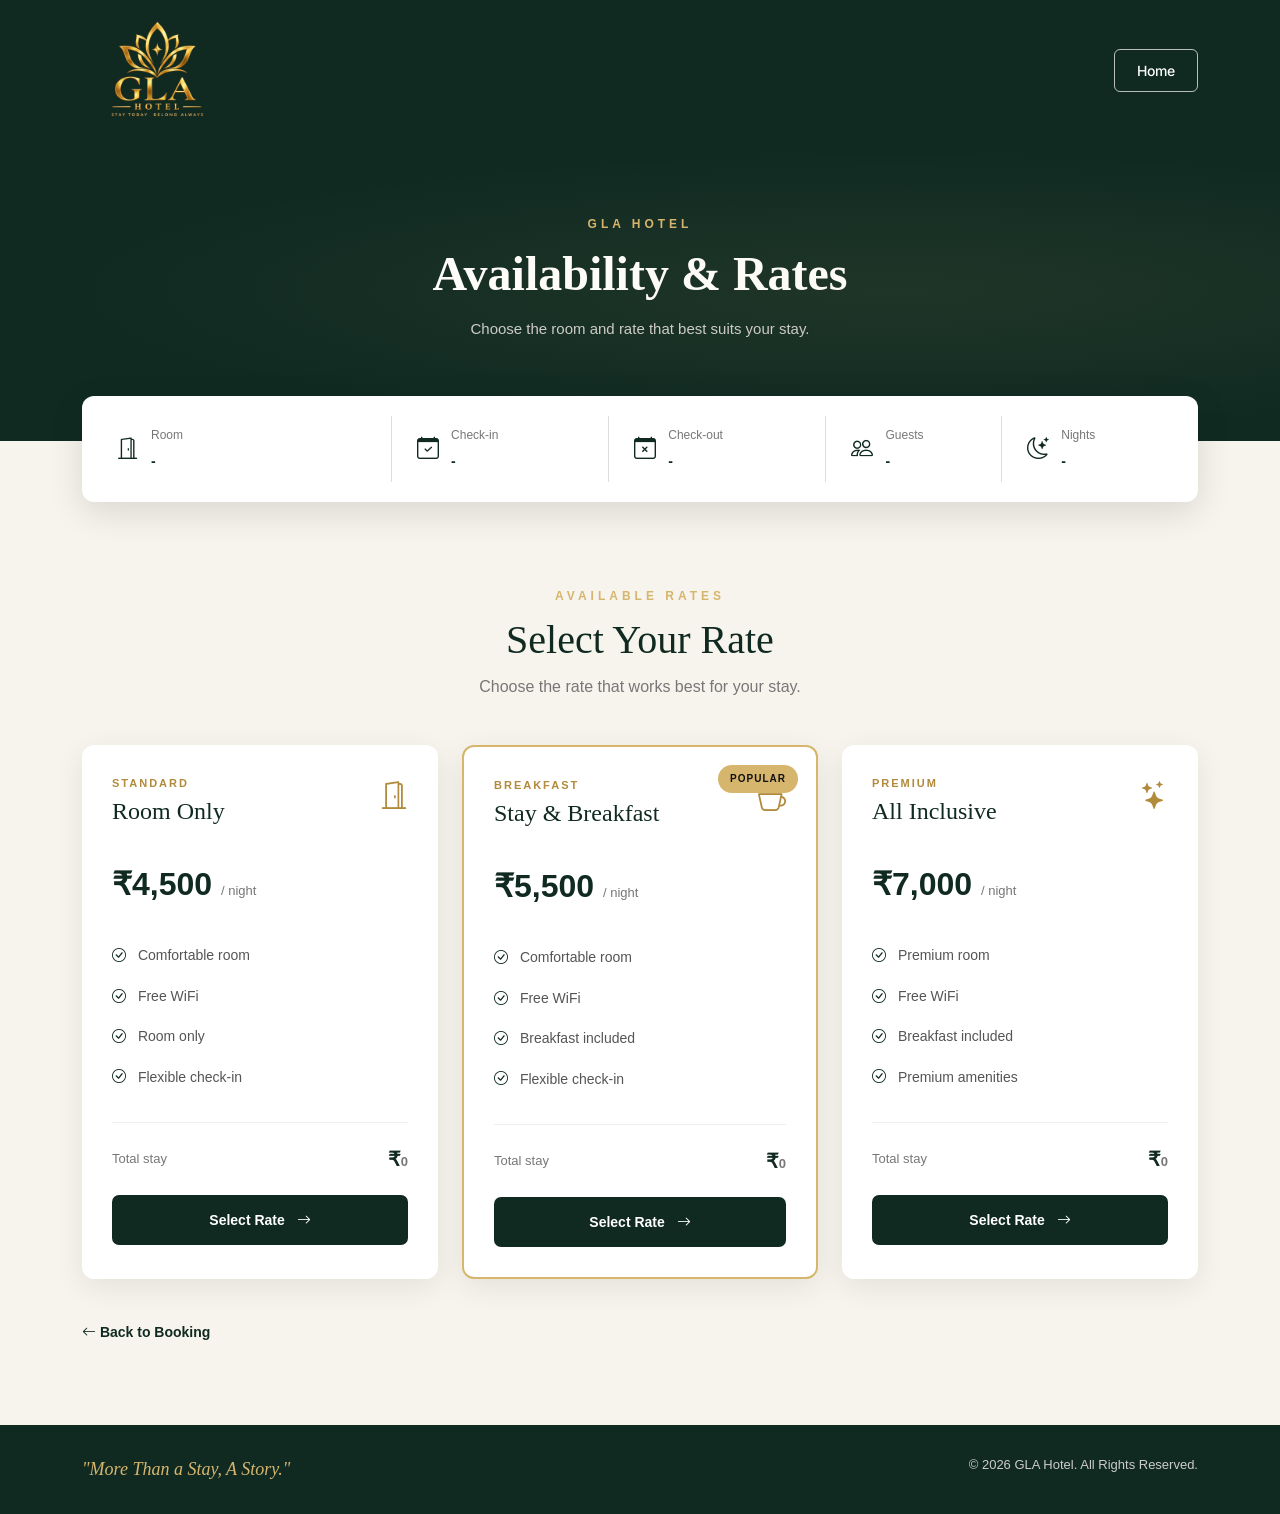
<file: frontend/availability.html>
<!doctype html>
<html lang="en">
  <head>
    <meta charset="UTF-8" />
    <meta name="viewport" content="width=device-width, initial-scale=1.0" />

    <title>Availability & Rates | GLA Hotel</title>
    <link rel="icon" type="image/webp" href="assets/logo.webp">

    <!-- Bootstrap -->
    <link
      href="https://cdn.jsdelivr.net/npm/bootstrap@5.3.3/dist/css/bootstrap.min.css"
      rel="stylesheet"
    />

    <!-- Bootstrap Icons -->
    <link
      rel="stylesheet"
      href="https://cdn.jsdelivr.net/npm/bootstrap-icons@1.11.3/font/bootstrap-icons.min.css"
    />

    <!-- Theme -->
    <link rel="stylesheet" href="theme.css" />

    <!-- Custom CSS -->
    <link rel="stylesheet" href="availability.css" />
  </head>

  <body>
    <!-- ================= NAVBAR ================= -->

    <nav class="navbar navbar-expand-lg navbar-dark hotel-navbar solid">
      <div class="container">
        <a class="navbar-brand" href="index.html">
          <img
            src="assets/logo.webp"
            alt="GLA Hotel"
            width="140"
            height="auto"
          />
        </a>

        <button
          class="navbar-toggler"
          type="button"
          data-bs-toggle="collapse"
          data-bs-target="#hotelNav"
          aria-controls="hotelNav"
          aria-expanded="false"
          aria-label="Toggle navigation"
        >
          <span class="navbar-toggler-icon"></span>
        </button>

        <div class="collapse navbar-collapse" id="hotelNav">
          <ul class="navbar-nav mx-auto">
            
          </ul>

          <div class="navbar-buttons">
            <a href="index.html" class="btn login-btn"> Home </a>
          </div>
        </div>
      </div>
    </nav>

    <!-- ================= PAGE HEADER ================= -->

    <section class="page-header">
      <div class="container">
        <p class="section-label">GLA HOTEL</p>

        <h1>Availability & Rates</h1>

        <p>Choose the room and rate that best suits your stay.</p>
      </div>
    </section>

    <!-- ================= SEARCH SUMMARY ================= -->

    <section class="search-summary">
      <div class="container">
        <div class="summary-card">
          <div class="summary-item">
            <i class="bi bi-door-open"></i>

            <div>
              <small> Room </small>

              <strong id="summaryRoom"> - </strong>
            </div>
          </div>

          <div class="summary-item">
            <i class="bi bi-calendar-check"></i>

            <div>
              <small> Check-in </small>

              <strong id="summaryCheckIn"> - </strong>
            </div>
          </div>

          <div class="summary-item">
            <i class="bi bi-calendar-x"></i>

            <div>
              <small> Check-out </small>

              <strong id="summaryCheckOut"> - </strong>
            </div>
          </div>

          <div class="summary-item">
            <i class="bi bi-people"></i>

            <div>
              <small> Guests </small>

              <strong id="summaryGuests"> - </strong>
            </div>
          </div>

          <div class="summary-item">
            <i class="bi bi-moon-stars"></i>

            <div>
              <small> Nights </small>

              <strong id="summaryNights"> - </strong>
            </div>
          </div>
        </div>
      </div>
    </section>

    <!-- ================= AVAILABILITY ================= -->

    <section class="availability-section">
      <div class="container">
        <div class="section-heading">
          <p class="section-label">AVAILABLE RATES</p>

          <h2>Select Your Rate</h2>

          <p>Choose the rate that works best for your stay.</p>
        </div>

        <div class="row g-4">
          <!-- ================= STANDARD RATE ================= -->

          <div class="col-lg-4">
            <div class="rate-card">
              <div class="rate-card-header">
                <div>
                  <p class="rate-label">STANDARD</p>

                  <h3>Room Only</h3>
                </div>

                <i class="bi bi-door-open"></i>
              </div>

              <div class="rate-price">
                ₹<span id="standardPrice"> 4,500 </span>

                <small> / night </small>
              </div>

              <ul class="rate-features">
                <li>
                  <i class="bi bi-check-circle"></i>
                  Comfortable room
                </li>

                <li>
                  <i class="bi bi-check-circle"></i>
                  Free WiFi
                </li>

                <li>
                  <i class="bi bi-check-circle"></i>
                  Room only
                </li>

                <li>
                  <i class="bi bi-check-circle"></i>
                  Flexible check-in
                </li>
              </ul>

              <div class="rate-total">
                <span> Total stay </span>

                <strong> ₹<span id="standardTotal"> 0 </span> </strong>
              </div>

              <button
                class="select-rate-btn"
                onclick="selectRate('Standard Rate')"
              >
                Select Rate
                <i class="bi bi-arrow-right"></i>
              </button>
            </div>
          </div>

          <!-- ================= BREAKFAST RATE ================= -->

          <div class="col-lg-4">
            <div class="rate-card featured">
              <span class="popular-badge"> POPULAR </span>

              <div class="rate-card-header">
                <div>
                  <p class="rate-label">BREAKFAST</p>

                  <h3>Stay & Breakfast</h3>
                </div>

                <i class="bi bi-cup-hot"></i>
              </div>

              <div class="rate-price">
                ₹<span id="breakfastPrice"> 5,500 </span>

                <small> / night </small>
              </div>

              <ul class="rate-features">
                <li>
                  <i class="bi bi-check-circle"></i>
                  Comfortable room
                </li>

                <li>
                  <i class="bi bi-check-circle"></i>
                  Free WiFi
                </li>

                <li>
                  <i class="bi bi-check-circle"></i>
                  Breakfast included
                </li>

                <li>
                  <i class="bi bi-check-circle"></i>
                  Flexible check-in
                </li>
              </ul>

              <div class="rate-total">
                <span> Total stay </span>

                <strong> ₹<span id="breakfastTotal"> 0 </span> </strong>
              </div>

              <button
                class="select-rate-btn"
                onclick="selectRate('Breakfast Rate')"
              >
                Select Rate
                <i class="bi bi-arrow-right"></i>
              </button>
            </div>
          </div>

          <!-- ================= PREMIUM RATE ================= -->

          <div class="col-lg-4">
            <div class="rate-card">
              <div class="rate-card-header">
                <div>
                  <p class="rate-label">PREMIUM</p>

                  <h3>All Inclusive</h3>
                </div>

                <i class="bi bi-stars"></i>
              </div>

              <div class="rate-price">
                ₹<span id="premiumPrice"> 7,000 </span>

                <small> / night </small>
              </div>

              <ul class="rate-features">
                <li>
                  <i class="bi bi-check-circle"></i>
                  Premium room
                </li>

                <li>
                  <i class="bi bi-check-circle"></i>
                  Free WiFi
                </li>

                <li>
                  <i class="bi bi-check-circle"></i>
                  Breakfast included
                </li>

                <li>
                  <i class="bi bi-check-circle"></i>
                  Premium amenities
                </li>
              </ul>

              <div class="rate-total">
                <span> Total stay </span>

                <strong> ₹<span id="premiumTotal"> 0 </span> </strong>
              </div>

              <button
                class="select-rate-btn"
                onclick="selectRate('Premium Rate')"
              >
                Select Rate
                <i class="bi bi-arrow-right"></i>
              </button>
            </div>
          </div>
        </div>

        <!-- ================= BACK ================= -->

        <div class="back-section">
          <button onclick="goBackToBooking()" class="back-btn">
            <i class="bi bi-arrow-left"></i>

            Back to Booking
          </button>
        </div>
      </div>
    </section>

    <!-- ================= FOOTER ================= -->

    <footer class="footer">
      <div class="container">
        <div class="row">
          <div class="col-md-6">
            <p class="footer-quote">"More Than a Stay, A Story."</p>
          </div>

          <div class="col-md-6 text-md-end">
            <p>© 2026 GLA Hotel. All Rights Reserved.</p>
          </div>
        </div>
      </div>
    </footer>

    <!-- Bootstrap JS -->

    <script src="https://cdn.jsdelivr.net/npm/bootstrap@5.3.3/dist/js/bootstrap.bundle.min.js"></script>

    <!-- Custom JS -->

    <script src="availability.js"></script>
  </body>
</html>
</file>
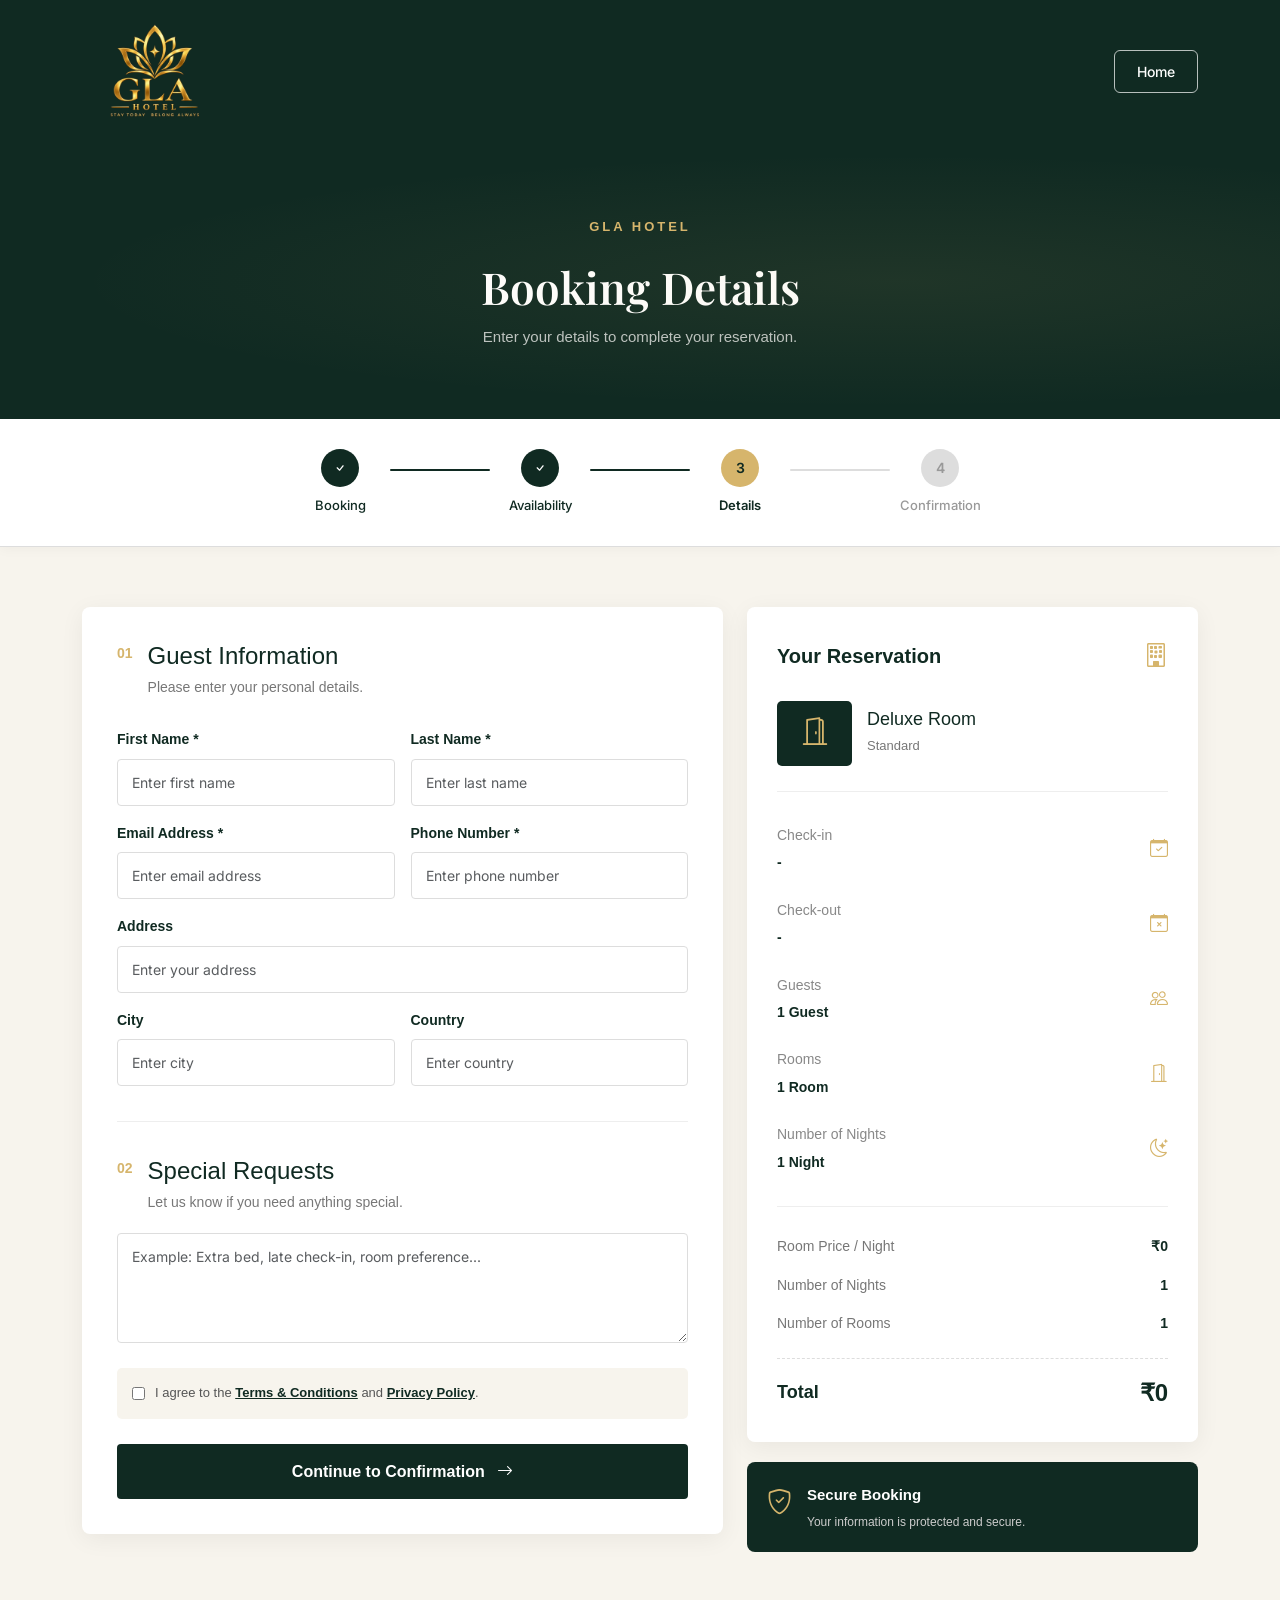
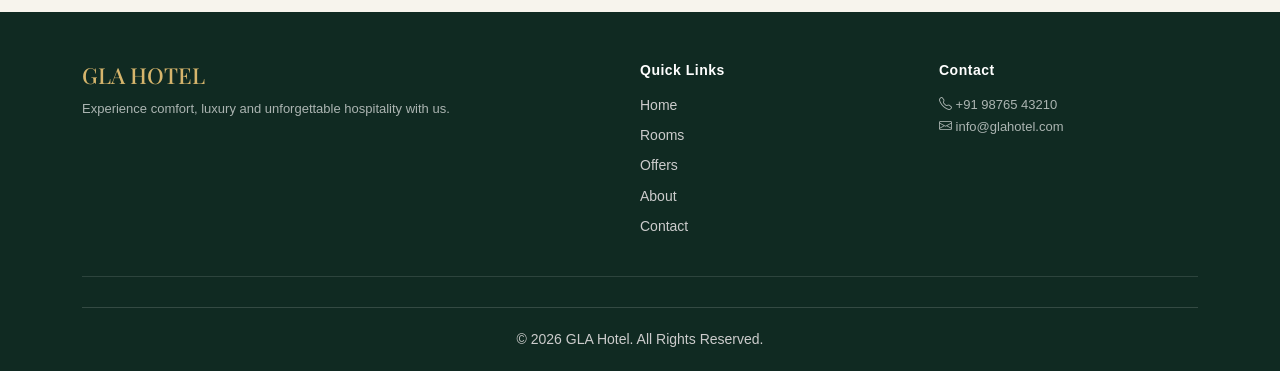
<file: frontend/booking-details.html>
<!doctype html>
<html lang="en">
  <head>
    <meta charset="UTF-8" />
    <meta name="viewport" content="width=device-width, initial-scale=1.0" />

    <title>Booking Details | GLA Hotel</title>
    <link rel="icon" type="image/webp" href="assets/logo.webp">

    <link
      href="https://cdn.jsdelivr.net/npm/bootstrap@5.3.3/dist/css/bootstrap.min.css"
      rel="stylesheet"
    />
    <link
      href="https://cdn.jsdelivr.net/npm/bootstrap-icons@1.11.3/font/bootstrap-icons.css"
      rel="stylesheet"
    />

    <!-- Theme -->
    <link rel="stylesheet" href="theme.css" />

    <link rel="stylesheet" href="booking-details.css" />
  </head>

  <body>
    <!-- ================= NAVBAR ================= -->

    <nav class="navbar navbar-expand-lg navbar-dark hotel-navbar">
      <div class="container">
        <a class="navbar-brand" href="index.html">
          <img
            src="assets/logo.webp"
            alt="GLA Hotel"
            width="140"
            height="auto"
          />
        </a>

        <button
          class="navbar-toggler"
          type="button"
          data-bs-toggle="collapse"
          data-bs-target="#hotelNav"
          aria-controls="hotelNav"
          aria-expanded="false"
          aria-label="Toggle navigation"
        >
          <span class="navbar-toggler-icon"></span>
        </button>

        <div class="collapse navbar-collapse" id="hotelNav">
          <ul class="navbar-nav mx-auto">
            
          </ul>

          <div class="navbar-buttons">
            <a href="index.html" class="btn login-btn"> Home </a>
          </div>
        </div>
      </div>
    </nav>

    <!-- PAGE HEADER -->
    <section class="page-header">
      <div class="container">
        <div class="header-content">
          <span>GLA HOTEL</span>
          <h1>Booking Details</h1>
          <p>Enter your details to complete your reservation.</p>
        </div>
      </div>
    </section>

    <!-- PROGRESS -->
    <section class="booking-progress">
      <div class="container">
        <div class="progress-wrapper">
          <div class="progress-step completed">
            <div class="step-circle">
              <i class="bi bi-check"></i>
            </div>
            <span>Booking</span>
          </div>

          <div class="progress-line completed-line"></div>

          <div class="progress-step completed">
            <div class="step-circle">
              <i class="bi bi-check"></i>
            </div>
            <span>Availability</span>
          </div>

          <div class="progress-line completed-line"></div>

          <div class="progress-step active">
            <div class="step-circle">3</div>
            <span>Details</span>
          </div>

          <div class="progress-line"></div>

          <div class="progress-step">
            <div class="step-circle">4</div>
            <span>Confirmation</span>
          </div>
        </div>
      </div>
    </section>

    <!-- MAIN CONTENT -->
    <section class="details-section">
      <div class="container">
        <div class="row g-4">
          <!-- CUSTOMER DETAILS -->
          <div class="col-lg-7">
            <div class="details-card">
              <div class="card-heading">
                <span>01</span>
                <div>
                  <h2>Guest Information</h2>
                  <p>Please enter your personal details.</p>
                </div>
              </div>

              <form id="bookingForm">
                <div class="row g-3">
                  <div class="col-md-6">
                    <label for="firstName">First Name *</label>
                    <input
                      type="text"
                      id="firstName"
                      class="form-control"
                      placeholder="Enter first name"
                      required
                    />
                  </div>

                  <div class="col-md-6">
                    <label for="lastName">Last Name *</label>
                    <input
                      type="text"
                      id="lastName"
                      class="form-control"
                      placeholder="Enter last name"
                      required
                    />
                  </div>

                  <div class="col-md-6">
                    <label for="email">Email Address *</label>
                    <input
                      type="email"
                      id="email"
                      class="form-control"
                      placeholder="Enter email address"
                      required
                    />
                  </div>

                  <div class="col-md-6">
                    <label for="phone">Phone Number *</label>
                    <input
                      type="tel"
                      id="phone"
                      class="form-control"
                      placeholder="Enter phone number"
                      required
                    />
                  </div>

                  <div class="col-12">
                    <label for="address">Address</label>
                    <input
                      type="text"
                      id="address"
                      class="form-control"
                      placeholder="Enter your address"
                    />
                  </div>

                  <div class="col-md-6">
                    <label for="city">City</label>
                    <input
                      type="text"
                      id="city"
                      class="form-control"
                      placeholder="Enter city"
                    />
                  </div>

                  <div class="col-md-6">
                    <label for="country">Country</label>
                    <input
                      type="text"
                      id="country"
                      class="form-control"
                      placeholder="Enter country"
                    />
                  </div>
                </div>

                <!-- SPECIAL REQUEST -->
                <div class="special-request">
                  <div class="card-heading">
                    <span>02</span>
                    <div>
                      <h2>Special Requests</h2>
                      <p>Let us know if you need anything special.</p>
                    </div>
                  </div>

                  <textarea
                    id="specialRequest"
                    class="form-control"
                    rows="4"
                    placeholder="Example: Extra bed, late check-in, room preference..."
                  ></textarea>
                </div>

                <!-- TERMS -->
                <div class="terms-box">
                  <label class="checkbox-label">
                    <input type="checkbox" id="terms" required />

                    <span>
                      I agree to the
                      <a href="#">Terms & Conditions</a>
                      and
                      <a href="#">Privacy Policy</a>.
                    </span>
                  </label>
                </div>

                <button type="submit" class="continue-btn">
                  Continue to Confirmation
                  <i class="bi bi-arrow-right"></i>
                </button>
              </form>
            </div>
          </div>

          <!-- BOOKING SUMMARY -->
          <div class="col-lg-5">
            <div class="summary-card">
              <div class="summary-title">
                <span>Your Reservation</span>
                <i class="bi bi-building"></i>
              </div>

              <div class="room-summary">
                <div class="room-image">
                  <i class="bi bi-door-open"></i>
                </div>

                <div>
                  <h3 id="summaryRoom">Room</h3>
                  <p id="summaryRate">Selected Rate</p>
                </div>
              </div>

              <div class="summary-details">
                <div class="summary-item">
                  <div>
                    <small>Check-in</small>
                    <strong id="summaryCheckIn">-</strong>
                  </div>

                  <i class="bi bi-calendar-check"></i>
                </div>

                <div class="summary-item">
                  <div>
                    <small>Check-out</small>
                    <strong id="summaryCheckOut">-</strong>
                  </div>

                  <i class="bi bi-calendar-x"></i>
                </div>

                <div class="summary-item">
                  <div>
                    <small>Guests</small>
                    <strong id="summaryGuests">-</strong>
                  </div>

                  <i class="bi bi-people"></i>
                </div>

                <div class="summary-item">
                  <div>
                    <small>Rooms</small>
                    <strong id="summaryRooms">-</strong>
                  </div>

                  <i class="bi bi-door-open"></i>
                </div>

                <div class="summary-item">
                  <div>
                    <small>Number of Nights</small>
                    <strong id="summaryNights">-</strong>
                  </div>

                  <i class="bi bi-moon-stars"></i>
                </div>
              </div>

              <div class="price-section">
                <div class="price-row">
                  <span>Room Price / Night</span>
                  <strong id="nightlyPrice">₹0</strong>
                </div>

                <div class="price-row">
                  <span>Number of Nights</span>
                  <strong id="priceNights">0</strong>
                </div>

                <div class="price-row">
                  <span>Number of Rooms</span>
                  <strong id="priceRooms">0</strong>
                </div>

                <div class="price-divider"></div>

                <div class="total-row">
                  <span>Total</span>
                  <strong id="totalPrice">₹0</strong>
                </div>
              </div>
            </div>

            <!-- SECURITY -->
            <div class="secure-box">
              <i class="bi bi-shield-check"></i>

              <div>
                <strong>Secure Booking</strong>
                <p>Your information is protected and secure.</p>
              </div>
            </div>
          </div>
        </div>
      </div>
    </section>

    <!-- FOOTER -->
    <footer class="footer">
      <div class="container">
        <div class="footer-content">
          <div>
            <h3>GLA HOTEL</h3>
            <p>
              Experience comfort, luxury and unforgettable hospitality with us.
            </p>
          </div>

          <div>
            <h4>Quick Links</h4>
            <a href="index.html">Home</a>
            <a href="index.html#rooms">Rooms</a>
            <a href="index.html#offers">Offers</a>
            <a href="index.html#about">About</a>
            <a href="index.html#contact">Contact</a>
          </div>

          <div>
            <h4>Contact</h4>
            <p><i class="bi bi-telephone"></i> +91 98765 43210</p>
            <p><i class="bi bi-envelope"></i> info@glahotel.com</p>
          </div>
        </div>

        <div class="footer-bottom">
          <p>© 2026 GLA Hotel. All Rights Reserved.</p>
        </div>
      </div>
    </footer>

    <script src="https://cdn.jsdelivr.net/npm/bootstrap@5.3.3/dist/js/bootstrap.bundle.min.js"></script>
    <script src="booking-details.js"></script>
  </body>
</html>
</file>
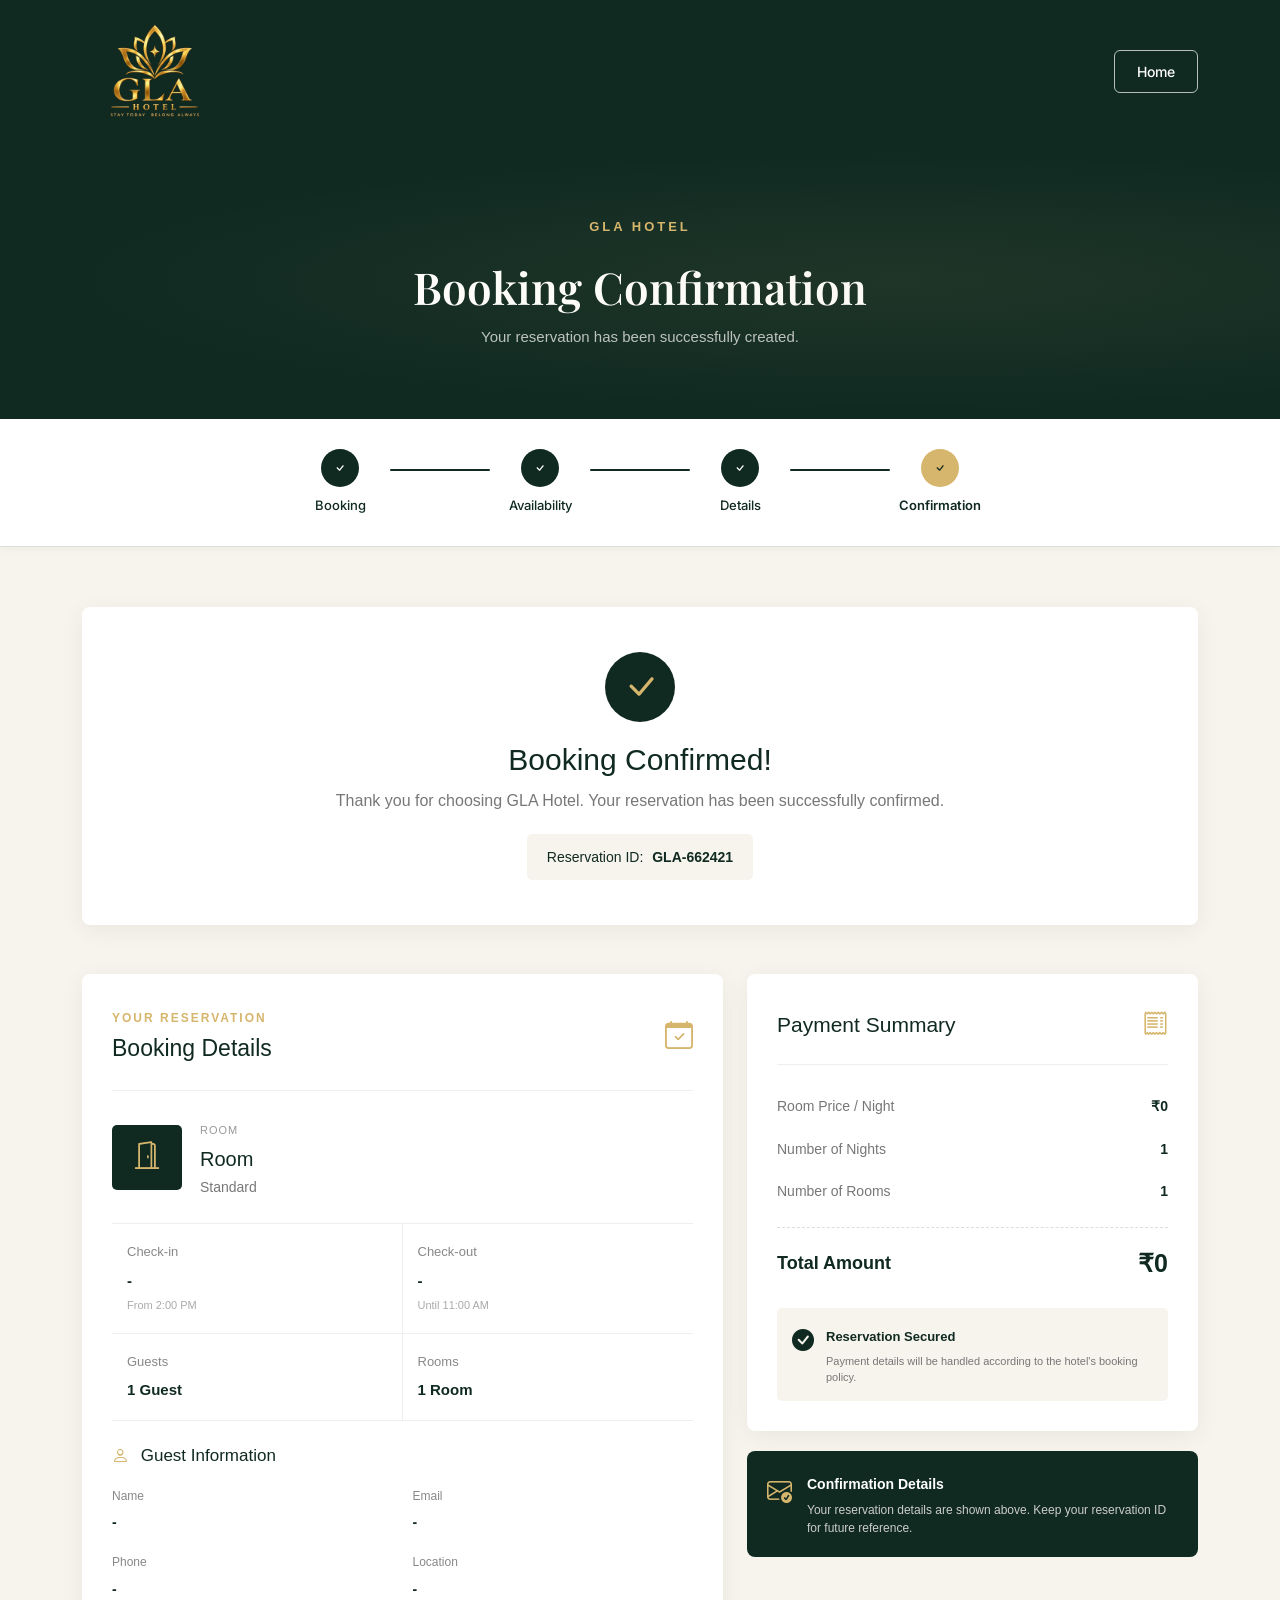
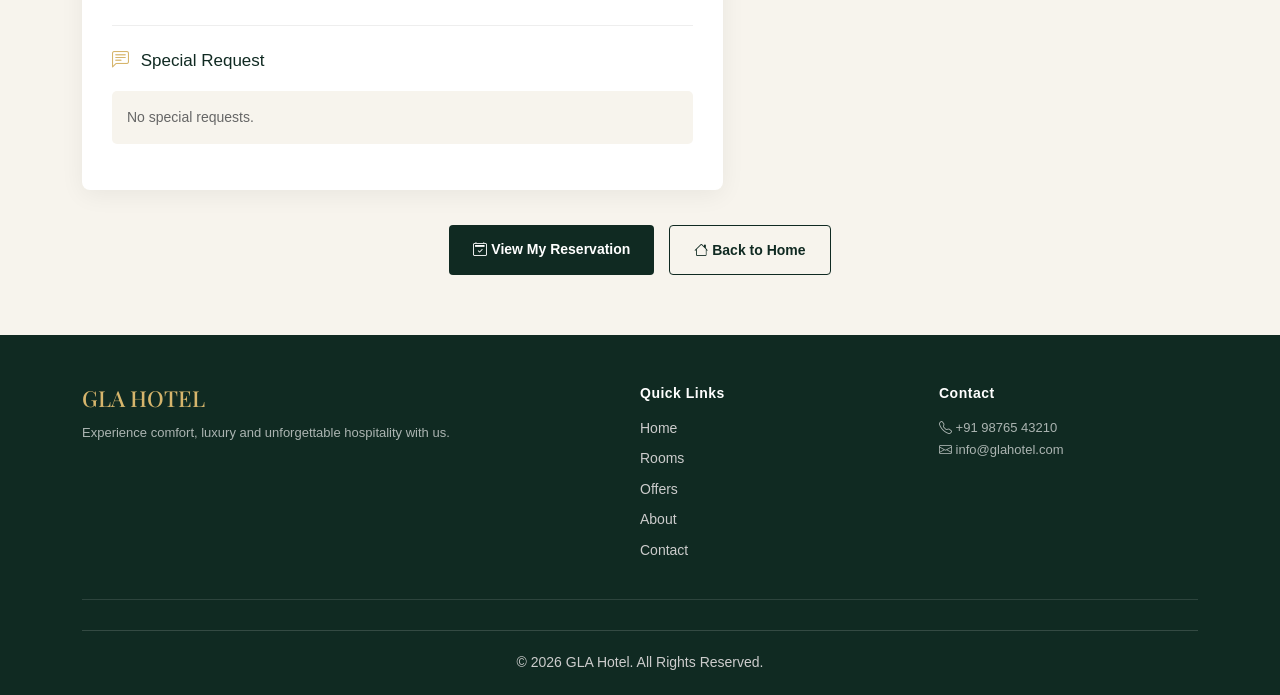
<file: frontend/confirmation.html>
<!doctype html>
<html lang="en">
  <head>
    <meta charset="UTF-8" />
    <meta name="viewport" content="width=device-width, initial-scale=1.0" />

    <title>Booking Confirmation | GLA Hotel</title>
    <link rel="icon" type="image/webp" href="assets/logo.webp">

    <link
      href="https://cdn.jsdelivr.net/npm/bootstrap@5.3.3/dist/css/bootstrap.min.css"
      rel="stylesheet"
    />
    <link
      href="https://cdn.jsdelivr.net/npm/bootstrap-icons@1.11.3/font/bootstrap-icons.css"
      rel="stylesheet"
    />

    <!-- Theme -->
    <link rel="stylesheet" href="theme.css" />

    <link rel="stylesheet" href="confirmation.css" />
  </head>

  <body>
    <!-- ================= NAVBAR ================= -->

    <nav class="navbar navbar-expand-lg navbar-dark hotel-navbar">
      <div class="container">
        <a class="navbar-brand" href="index.html">
          <img
            src="assets/logo.webp"
            alt="GLA Hotel"
            width="140"
            height="auto"
          />
        </a>

        <button
          class="navbar-toggler"
          type="button"
          data-bs-toggle="collapse"
          data-bs-target="#hotelNav"
          aria-controls="hotelNav"
          aria-expanded="false"
          aria-label="Toggle navigation"
        >
          <span class="navbar-toggler-icon"></span>
        </button>

        <div class="collapse navbar-collapse" id="hotelNav">
          <ul class="navbar-nav mx-auto">
            
          </ul>

          <div class="navbar-buttons">
            <a href="index.html" class="btn login-btn"> Home </a>
          </div>
        </div>
      </div>
    </nav>

    <!-- PAGE HEADER -->
    <section class="page-header">
      <div class="container">
        <div class="header-content">
          <span>GLA HOTEL</span>

          <h1>Booking Confirmation</h1>

          <p>Your reservation has been successfully created.</p>
        </div>
      </div>
    </section>

    <!-- PROGRESS -->
    <section class="booking-progress">
      <div class="container">
        <div class="progress-wrapper">
          <div class="progress-step completed">
            <div class="step-circle">
              <i class="bi bi-check"></i>
            </div>
            <span>Booking</span>
          </div>

          <div class="progress-line completed-line"></div>

          <div class="progress-step completed">
            <div class="step-circle">
              <i class="bi bi-check"></i>
            </div>
            <span>Availability</span>
          </div>

          <div class="progress-line completed-line"></div>

          <div class="progress-step completed">
            <div class="step-circle">
              <i class="bi bi-check"></i>
            </div>
            <span>Details</span>
          </div>

          <div class="progress-line completed-line"></div>

          <div class="progress-step active">
            <div class="step-circle">
              <i class="bi bi-check"></i>
            </div>
            <span>Confirmation</span>
          </div>
        </div>
      </div>
    </section>

    <!-- CONFIRMATION -->
    <section class="confirmation-section">
      <div class="container">
        <!-- SUCCESS MESSAGE -->

        <div class="success-card">
          <div class="success-icon">
            <i class="bi bi-check-lg"></i>
          </div>

          <h2>Booking Confirmed!</h2>

          <p>
            Thank you for choosing GLA Hotel. Your reservation has been
            successfully confirmed.
          </p>

          <div class="reservation-number">
            Reservation ID:
            <strong id="reservationId">GLA-000000</strong>
          </div>
        </div>

        <div class="row g-4 mt-2">
          <!-- BOOKING INFORMATION -->

          <div class="col-lg-7">
            <div class="confirmation-card">
              <div class="card-title">
                <div>
                  <span>YOUR RESERVATION</span>
                  <h3>Booking Details</h3>
                </div>

                <i class="bi bi-calendar-check"></i>
              </div>

              <!-- ROOM -->

              <div class="room-information">
                <div class="room-icon">
                  <i class="bi bi-door-open"></i>
                </div>

                <div>
                  <small>ROOM</small>
                  <h4 id="roomName">Deluxe Room</h4>
                  <p id="rateName">Standard Rate</p>
                </div>
              </div>

              <!-- DATE -->

              <div class="info-grid">
                <div class="info-item">
                  <span>Check-in</span>

                  <strong id="checkIn"> - </strong>

                  <small>From 2:00 PM</small>
                </div>

                <div class="info-item">
                  <span>Check-out</span>

                  <strong id="checkOut"> - </strong>

                  <small>Until 11:00 AM</small>
                </div>

                <div class="info-item">
                  <span>Guests</span>

                  <strong id="guests"> - </strong>
                </div>

                <div class="info-item">
                  <span>Rooms</span>

                  <strong id="rooms"> - </strong>
                </div>
              </div>

              <!-- GUEST -->

              <div class="section-divider"></div>

              <div class="guest-section">
                <h4>
                  <i class="bi bi-person"></i>
                  Guest Information
                </h4>

                <div class="guest-grid">
                  <div>
                    <span>Name</span>
                    <strong id="guestName">-</strong>
                  </div>

                  <div>
                    <span>Email</span>
                    <strong id="guestEmail">-</strong>
                  </div>

                  <div>
                    <span>Phone</span>
                    <strong id="guestPhone">-</strong>
                  </div>

                  <div>
                    <span>Location</span>
                    <strong id="guestLocation">-</strong>
                  </div>
                </div>
              </div>

              <!-- SPECIAL REQUEST -->

              <div id="requestSection" class="request-section">
                <h4>
                  <i class="bi bi-chat-left-text"></i>
                  Special Request
                </h4>

                <p id="specialRequest">No special requests.</p>
              </div>
            </div>
          </div>

          <!-- PAYMENT SUMMARY -->

          <div class="col-lg-5">
            <div class="payment-card">
              <div class="payment-title">
                <h3>Payment Summary</h3>

                <i class="bi bi-receipt"></i>
              </div>

              <div class="price-row">
                <span>Room Price / Night</span>

                <strong id="nightlyPrice"> ₹0 </strong>
              </div>

              <div class="price-row">
                <span>Number of Nights</span>

                <strong id="numberOfNights"> 0 </strong>
              </div>

              <div class="price-row">
                <span>Number of Rooms</span>

                <strong id="numberOfRooms"> 0 </strong>
              </div>

              <div class="price-divider"></div>

              <div class="total-row">
                <span>Total Amount</span>

                <strong id="totalPrice"> ₹0 </strong>
              </div>

              <div class="payment-status">
                <i class="bi bi-check-circle-fill"></i>

                <div>
                  <strong>Reservation Secured</strong>

                  <p>
                    Payment details will be handled according to the hotel's
                    booking policy.
                  </p>
                </div>
              </div>
            </div>

            <!-- EMAIL NOTICE -->

            <div class="email-card">
              <i class="bi bi-envelope-check"></i>

              <div>
                <strong>Confirmation Details</strong>

                <p>
                  Your reservation details are shown above. Keep your
                  reservation ID for future reference.
                </p>
              </div>
            </div>
          </div>
        </div>

        <!-- BUTTONS -->

        <div class="confirmation-actions">
          <a href="my-reservation.html" class="primary-btn">
            <i class="bi bi-calendar2-check"></i>
            View My Reservation
          </a>

          <a href="index.html" class="secondary-btn">
            <i class="bi bi-house"></i>
            Back to Home
          </a>
        </div>
      </div>
    </section>

    <!-- FOOTER -->

    <footer class="footer">
      <div class="container">
        <div class="footer-content">
          <div>
            <h3>GLA HOTEL</h3>

            <p>
              Experience comfort, luxury and unforgettable hospitality with us.
            </p>
          </div>

          <div>
            <h4>Quick Links</h4>

            <a href="index.html">Home</a>
            <a href="index.html#rooms">Rooms</a>
            <a href="index.html#offers">Offers</a>
            <a href="index.html#about">About</a>
            <a href="index.html#contact">Contact</a>
          </div>

          <div>
            <h4>Contact</h4>

            <p>
              <i class="bi bi-telephone"></i>
              +91 98765 43210
            </p>

            <p>
              <i class="bi bi-envelope"></i>
              info@glahotel.com
            </p>
          </div>
        </div>

        <div class="footer-bottom">
          <p>© 2026 GLA Hotel. All Rights Reserved.</p>
        </div>
      </div>
    </footer>

    <script src="https://cdn.jsdelivr.net/npm/bootstrap@5.3.3/dist/js/bootstrap.bundle.min.js"></script>

    <script src="confirmation.js"></script>
  </body>
</html>
</file>
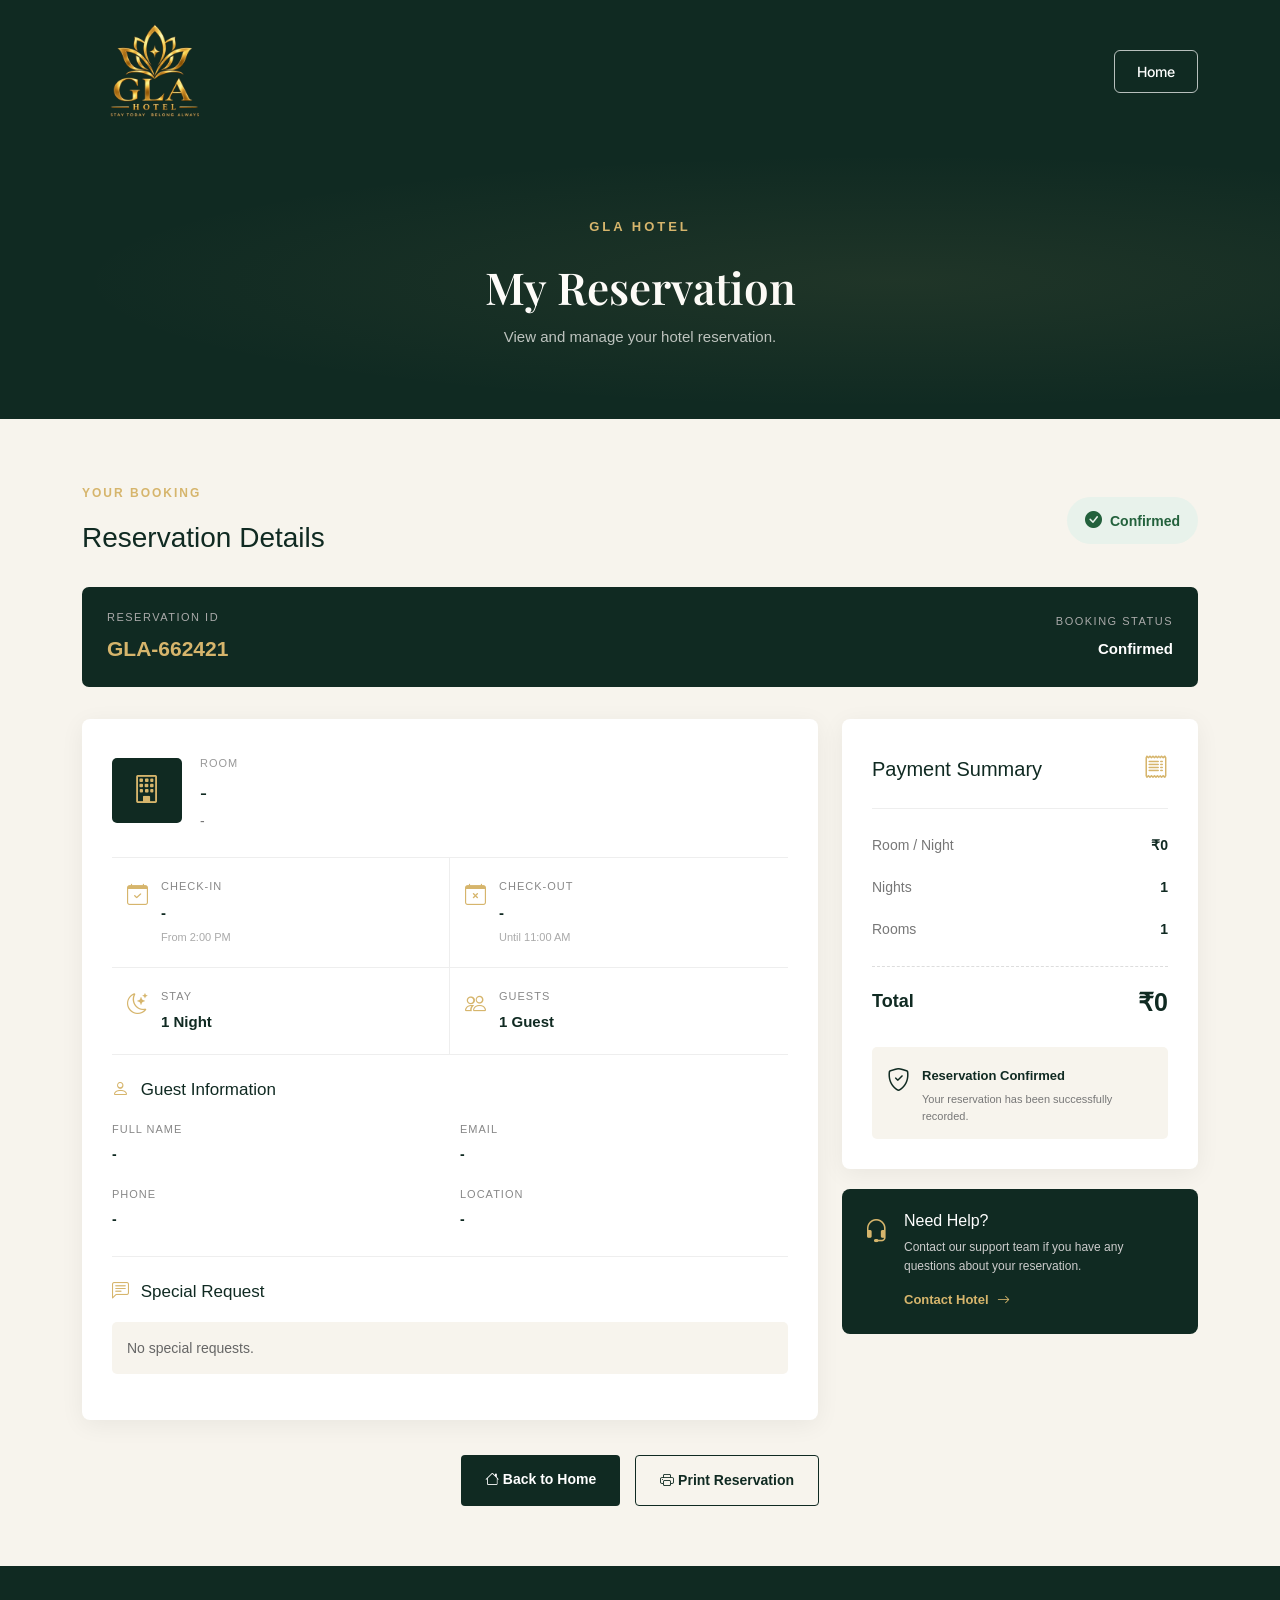
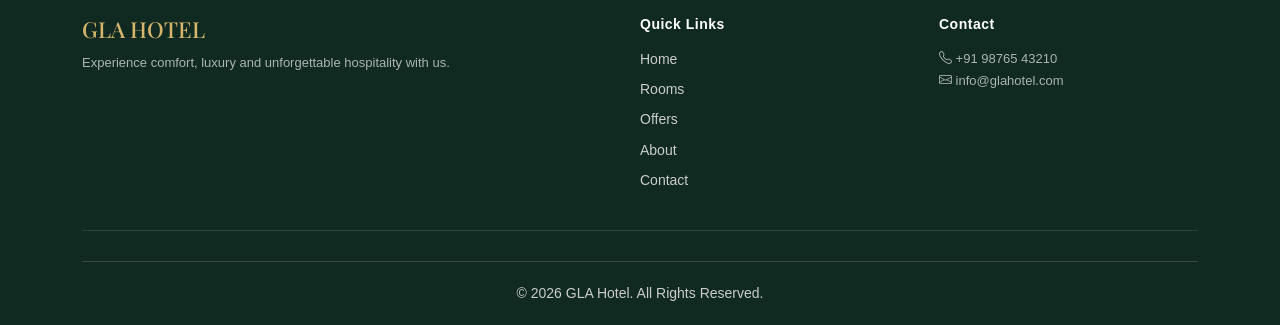
<file: frontend/my-reservation.html>
<!doctype html>
<html lang="en">
  <head>
    <meta charset="UTF-8" />
    <meta name="viewport" content="width=device-width, initial-scale=1.0" />

    <title>My Reservation | GLA Hotel</title>
    <link rel="icon" type="image/webp" href="assets/logo.webp">

    <link
      href="https://cdn.jsdelivr.net/npm/bootstrap@5.3.3/dist/css/bootstrap.min.css"
      rel="stylesheet"
    />
    <link
      href="https://cdn.jsdelivr.net/npm/bootstrap-icons@1.11.3/font/bootstrap-icons.css"
      rel="stylesheet"
    />

    <!-- Theme -->
    <link rel="stylesheet" href="theme.css" />

    <link rel="stylesheet" href="my-reservation.css" />
  </head>

  <body>
    <!-- ================= NAVBAR ================= -->

    <nav class="navbar navbar-expand-lg navbar-dark hotel-navbar">
      <div class="container">
        <a class="navbar-brand" href="index.html">
          <img
            src="assets/logo.webp"
            alt="GLA Hotel"
            width="140"
            height="auto"
          />
        </a>

        <button
          class="navbar-toggler"
          type="button"
          data-bs-toggle="collapse"
          data-bs-target="#hotelNav"
          aria-controls="hotelNav"
          aria-expanded="false"
          aria-label="Toggle navigation"
        >
          <span class="navbar-toggler-icon"></span>
        </button>

        <div class="collapse navbar-collapse" id="hotelNav">
          <ul class="navbar-nav mx-auto">
            
          </ul>

          <div class="navbar-buttons">
            <a href="index.html" class="btn login-btn"> Home </a>
          </div>
        </div>
      </div>
    </nav>

    <!-- PAGE HEADER -->

    <section class="page-header">
      <div class="container">
        <div class="header-content">
          <span>GLA HOTEL</span>

          <h1>My Reservation</h1>

          <p>View and manage your hotel reservation.</p>
        </div>
      </div>
    </section>

    <!-- RESERVATION -->

    <section class="reservation-section">
      <div class="container">
        <!-- RESERVATION HEADER -->

        <div class="reservation-top">
          <div>
            <span class="section-label"> YOUR BOOKING </span>

            <h2>Reservation Details</h2>
          </div>

          <div class="reservation-status">
            <i class="bi bi-check-circle-fill"></i>

            <span> Confirmed </span>
          </div>
        </div>

        <!-- RESERVATION ID -->

        <div class="reservation-id-card">
          <div>
            <span> RESERVATION ID </span>

            <strong id="reservationId"> GLA-000000 </strong>
          </div>

          <div class="booking-date">
            <span> BOOKING STATUS </span>

            <strong> Confirmed </strong>
          </div>
        </div>

        <div class="row g-4 mt-2">
          <!-- MAIN RESERVATION -->

          <div class="col-lg-8">
            <div class="reservation-card">
              <!-- ROOM -->

              <div class="room-header">
                <div class="room-icon">
                  <i class="bi bi-building"></i>
                </div>

                <div>
                  <span> ROOM </span>

                  <h3 id="roomName">Deluxe Room</h3>

                  <p id="rateName">Standard Rate</p>
                </div>
              </div>

              <!-- DATES -->

              <div class="booking-grid">
                <div class="booking-item">
                  <i class="bi bi-calendar-check"></i>

                  <div>
                    <span> CHECK-IN </span>

                    <strong id="checkIn"> - </strong>

                    <small> From 2:00 PM </small>
                  </div>
                </div>

                <div class="booking-item">
                  <i class="bi bi-calendar-x"></i>

                  <div>
                    <span> CHECK-OUT </span>

                    <strong id="checkOut"> - </strong>

                    <small> Until 11:00 AM </small>
                  </div>
                </div>

                <div class="booking-item">
                  <i class="bi bi-moon-stars"></i>

                  <div>
                    <span> STAY </span>

                    <strong id="nights"> - </strong>
                  </div>
                </div>

                <div class="booking-item">
                  <i class="bi bi-people"></i>

                  <div>
                    <span> GUESTS </span>

                    <strong id="guests"> - </strong>
                  </div>
                </div>
              </div>

              <!-- GUEST INFORMATION -->

              <div class="content-divider"></div>

              <div class="guest-information">
                <h3>
                  <i class="bi bi-person"></i>
                  Guest Information
                </h3>

                <div class="guest-grid">
                  <div>
                    <span> FULL NAME </span>

                    <strong id="guestName"> - </strong>
                  </div>

                  <div>
                    <span> EMAIL </span>

                    <strong id="guestEmail"> - </strong>
                  </div>

                  <div>
                    <span> PHONE </span>

                    <strong id="guestPhone"> - </strong>
                  </div>

                  <div>
                    <span> LOCATION </span>

                    <strong id="guestLocation"> - </strong>
                  </div>
                </div>
              </div>

              <!-- SPECIAL REQUEST -->

              <div class="request-section">
                <h3>
                  <i class="bi bi-chat-left-text"></i>
                  Special Request
                </h3>

                <p id="specialRequest">No special requests.</p>
              </div>
            </div>
          </div>

          <!-- PAYMENT -->

          <div class="col-lg-4">
            <div class="payment-card">
              <div class="payment-heading">
                <h3>Payment Summary</h3>

                <i class="bi bi-receipt"></i>
              </div>

              <div class="price-row">
                <span> Room / Night </span>

                <strong id="nightlyPrice"> ₹0 </strong>
              </div>

              <div class="price-row">
                <span> Nights </span>

                <strong id="numberOfNights"> 0 </strong>
              </div>

              <div class="price-row">
                <span> Rooms </span>

                <strong id="numberOfRooms"> 0 </strong>
              </div>

              <div class="price-divider"></div>

              <div class="total-row">
                <span> Total </span>

                <strong id="totalPrice"> ₹0 </strong>
              </div>

              <div class="payment-status">
                <i class="bi bi-shield-check"></i>

                <div>
                  <strong> Reservation Confirmed </strong>

                  <p>Your reservation has been successfully recorded.</p>
                </div>
              </div>
            </div>

            <!-- HELP -->

            <div class="help-card">
              <i class="bi bi-headset"></i>

              <div>
                <h4>Need Help?</h4>

                <p>
                  Contact our support team if you have any questions about your
                  reservation.
                </p>

                <a href="index.html#contact">
                  Contact Hotel
                  <i class="bi bi-arrow-right"></i>
                </a>
              </div>
            </div>
          </div>
        </div>

        <!-- ACTIONS -->

        <div class="reservation-actions">
          <a href="index.html" class="primary-btn">
            <i class="bi bi-house"></i>

            Back to Home
          </a>

          <button
            type="button"
            class="secondary-btn"
            onclick="printReservation()"
          >
            <i class="bi bi-printer"></i>

            Print Reservation
          </button>
        </div>
      </div>
    </section>

    <!-- FOOTER -->

    <footer class="footer">
      <div class="container">
        <div class="footer-content">
          <div>
            <h3>GLA HOTEL</h3>

            <p>
              Experience comfort, luxury and unforgettable hospitality with us.
            </p>
          </div>

          <div>
            <h4>Quick Links</h4>

            <a href="index.html"> Home </a>

            <a href="index.html#rooms"> Rooms </a>

            <a href="index.html#offers"> Offers </a>

            <a href="index.html#about"> About </a>

            <a href="index.html#contact"> Contact </a>
          </div>

          <div>
            <h4>Contact</h4>

            <p>
              <i class="bi bi-telephone"></i>
              +91 98765 43210
            </p>

            <p>
              <i class="bi bi-envelope"></i>
              info@glahotel.com
            </p>
          </div>
        </div>

        <div class="footer-bottom">
          <p>© 2026 GLA Hotel. All Rights Reserved.</p>
        </div>
      </div>
    </footer>

    <script src="https://cdn.jsdelivr.net/npm/bootstrap@5.3.3/dist/js/bootstrap.bundle.min.js"></script>

    <script src="my-reservation.js"></script>
  </body>
</html>
</file>
<file: frontend/theme.css>
/* =============================================================
   GLA HOTEL - SHARED DESIGN TOKENS & UTILITY CLASSES
   Import this file in every page's <head> BEFORE the page CSS.
   ============================================================= */

/* Google Fonts */
@import url('https://fonts.googleapis.com/css2?family=Playfair+Display:ital,wght@0,400;0,600;0,700;1,400&family=Inter:wght@300;400;500;600;700&display=swap');

/* CSS Variables */
:root {
    --clr-forest:       #102a22;
    --clr-forest-light: #174033;
    --clr-gold:         #d6b56c;
    --clr-gold-deep:    #b18a3b;
    --clr-gold-hover:   #c29e52;
    --clr-cream:        #f7f4ed;
    --clr-white:        #ffffff;
    --clr-ink:          #171717;
    --clr-text-muted:   #777777;
    --clr-text-light:   #cccccc;
    --clr-border:       #e5e5e5;
    --clr-border-light: #eeeeee;
    --font-serif: 'Playfair Display', Georgia, serif;
    --font-sans:  'Inter', Arial, sans-serif;
    --radius-sm:  4px;
    --radius-md:  8px;
    --radius-lg:  12px;
    --radius-pill: 50px;
    --shadow-soft:   0 4px 16px rgba(0,0,0,0.07);
    --shadow-card:   0 8px 32px rgba(0,0,0,0.09);
    --shadow-strong: 0 16px 48px rgba(0,0,0,0.14);
    --shadow-glow:   0 0 0 3px rgba(214,181,108,0.18);
    --transition-fast: 0.2s ease;
    --transition:      0.3s ease;
    --transition-slow: 0.55s ease;
}

/* Base Reset */
*, *::before, *::after {
    margin: 0;
    padding: 0;
    box-sizing: border-box;
}

html { scroll-behavior: smooth; }

body {
    font-family: var(--font-sans);
    color: var(--clr-ink);
    background: var(--clr-cream);
    overflow-x: hidden;
    -webkit-font-smoothing: antialiased;
    line-height: 1.6;
}

img { max-width: 100%; }

/* Navbar - base */
.hotel-navbar {
    padding: 16px 0;
    z-index: 100;
    transition: background var(--transition), box-shadow var(--transition);
}

.navbar-brand img {
    width: 145px;
    height: auto;
    transition: opacity var(--transition-fast);
}

.navbar-brand:hover img { opacity: 0.85; }

.nav-link {
    color: white !important;
    font-family: var(--font-sans);
    font-size: 14px;
    font-weight: 500;
    letter-spacing: 0.3px;
    margin: 0 10px;
    padding: 6px 0 !important;
    position: relative;
    transition: color var(--transition-fast);
}

.nav-link::after {
    content: '';
    position: absolute;
    bottom: 0;
    left: 50%;
    transform: translateX(-50%);
    width: 0;
    height: 2px;
    background: var(--clr-gold);
    border-radius: 2px;
    transition: width var(--transition-fast);
}

.nav-link:hover,
.nav-link.active {
    color: var(--clr-gold) !important;
}

.nav-link:hover::after,
.nav-link.active::after { width: 22px; }

.navbar-buttons {
    display: flex;
    align-items: center;
    gap: 10px;
}

.search-icon {
    border: none;
    background: transparent;
    color: white;
    font-size: 18px;
    cursor: pointer;
    padding: 6px;
    border-radius: var(--radius-sm);
    transition: color var(--transition-fast);
    line-height: 1;
}

.search-icon:hover { color: var(--clr-gold); }

.login-btn {
    color: white;
    border: 1px solid rgba(255,255,255,0.55);
    padding: 9px 20px;
    border-radius: var(--radius-sm);
    font-size: 14px;
    font-weight: 500;
    text-decoration: none;
    transition: background var(--transition-fast), color var(--transition-fast), border-color var(--transition-fast);
    cursor: pointer;
    background: transparent;
    font-family: var(--font-sans);
    display: inline-block;
}

.login-btn:hover {
    background: white;
    color: var(--clr-forest);
    border-color: white;
}

.signup-btn {
    background: var(--clr-gold);
    color: #111;
    border: none;
    padding: 9px 20px;
    border-radius: var(--radius-sm);
    font-size: 14px;
    font-weight: 600;
    text-decoration: none;
    transition: background var(--transition-fast);
    cursor: pointer;
    font-family: var(--font-sans);
}

.signup-btn:hover { background: var(--clr-gold-hover); }

/* Section label */
.section-label {
    display: inline-block;
    color: var(--clr-gold-deep);
    font-size: 11px;
    font-weight: 700;
    letter-spacing: 4px;
    text-transform: uppercase;
    margin-bottom: 10px;
}

/* Page Header (inner pages) */
.page-header {
    background: var(--clr-forest);
    color: white;
    text-align: center;
    padding: 80px 0 110px;
    position: relative;
    overflow: hidden;
}

.page-header::before {
    content: '';
    position: absolute;
    inset: 0;
    background: radial-gradient(ellipse at 70% 50%, rgba(214,181,108,0.08) 0%, transparent 65%);
    pointer-events: none;
}

.page-header .section-label {
    color: var(--clr-gold);
    margin-bottom: 14px;
}

.page-header h1 {
    font-family: var(--font-serif);
    font-size: 54px;
    font-weight: 600;
    line-height: 1.1;
    margin-bottom: 16px;
    color: white;
}

.page-header p:last-child {
    color: rgba(255,255,255,0.72);
    max-width: 580px;
    margin: 0 auto;
    font-size: 15px;
    line-height: 1.7;
}

/* header-content variant */
.header-content span {
    display: inline-block;
    color: var(--clr-gold);
    font-size: 11px;
    font-weight: 700;
    letter-spacing: 4px;
    text-transform: uppercase;
    margin-bottom: 14px;
}

.header-content h1 {
    font-family: var(--font-serif);
    font-size: 48px;
    font-weight: 600;
    color: white;
    margin: 0 0 12px;
}

.header-content p {
    color: rgba(255,255,255,0.72);
    font-size: 15px;
    margin: 0;
}

/* Footer - simple variant */
.footer {
    background: var(--clr-forest);
    color: white;
    padding: 32px 0;
}

.footer p {
    margin: 0;
    color: var(--clr-text-light);
    font-size: 13px;
}

.footer-quote {
    color: var(--clr-gold) !important;
    font-family: var(--font-serif);
    font-size: 18px !important;
    font-style: italic;
}

/* Footer - expanded variant */
.footer-content {
    display: grid;
    grid-template-columns: 2fr 1fr 1fr;
    gap: 40px;
    padding-bottom: 30px;
    border-bottom: 1px solid rgba(255,255,255,0.12);
    margin-bottom: 28px;
}

.footer h3 {
    color: var(--clr-gold);
    font-family: var(--font-serif);
    font-size: 22px;
    margin-bottom: 10px;
}

.footer h4 {
    font-size: 14px;
    font-weight: 600;
    letter-spacing: 0.5px;
    margin-bottom: 16px;
    color: white;
}

.footer-content > div > p {
    color: rgba(255,255,255,0.65);
    font-size: 13px;
    line-height: 1.7;
}

.footer a {
    display: block;
    color: rgba(255,255,255,0.65);
    text-decoration: none;
    margin-bottom: 9px;
    font-size: 13px;
    transition: color var(--transition-fast);
}

.footer a:hover { color: var(--clr-gold); }

.footer-bottom { text-align: center; }

.footer-bottom p {
    margin: 0;
    font-size: 13px;
    color: rgba(255,255,255,0.5);
}

/* Form control */
.form-control {
    border: 1px solid var(--clr-border);
    border-radius: var(--radius-sm);
    padding: 12px 14px;
    font-size: 14px;
    font-family: var(--font-sans);
    color: var(--clr-ink);
    background: white;
    transition: border-color var(--transition-fast), box-shadow var(--transition-fast);
    width: 100%;
}

.form-control:focus {
    outline: none;
    border-color: var(--clr-gold);
    box-shadow: var(--shadow-glow);
}

/* Accessibility */
button:focus-visible,
a:focus-visible,
input:focus-visible,
select:focus-visible,
textarea:focus-visible {
    outline: 2px solid var(--clr-gold);
    outline-offset: 3px;
}

/* Scroll Reveal */
.reveal {
    opacity: 0;
    transform: translateY(24px);
    transition: opacity 0.65s ease, transform 0.65s ease;
    will-change: opacity, transform;
}

.reveal.reveal-visible { opacity: 1; transform: translateY(0); }
.reveal-delay-1 { transition-delay: 0.08s; }
.reveal-delay-2 { transition-delay: 0.16s; }
.reveal-delay-3 { transition-delay: 0.24s; }
.reveal-delay-4 { transition-delay: 0.32s; }

/* Back to top */
.back-to-top {
    position: fixed;
    right: 24px;
    bottom: 24px;
    z-index: 9998;
    width: 44px;
    height: 44px;
    border: 1px solid rgba(214,181,108,0.6);
    border-radius: 50%;
    background: var(--clr-forest);
    color: var(--clr-gold);
    display: flex;
    align-items: center;
    justify-content: center;
    font-size: 17px;
    cursor: pointer;
    opacity: 0;
    visibility: hidden;
    transform: translateY(12px);
    transition: opacity var(--transition), visibility var(--transition), transform var(--transition), background var(--transition-fast);
}

.back-to-top.show { opacity: 1; visibility: visible; transform: translateY(0); }
.back-to-top:hover { background: var(--clr-gold); color: var(--clr-forest); }

/* Page Loader */
.page-loader {
    position: fixed;
    inset: 0;
    z-index: 20000;
    display: flex;
    align-items: center;
    justify-content: center;
    background: var(--clr-forest);
    opacity: 1;
    visibility: visible;
    transition: opacity 0.5s ease, visibility 0.5s ease;
}

.page-loader.hide { opacity: 0; visibility: hidden; pointer-events: none; }
.page-loader-inner { text-align: center; }

.loader-logo {
    width: 110px;
    max-width: 38vw;
    margin-bottom: 20px;
    animation: loaderPulse 1.8s ease-in-out infinite;
}

.loader-spinner {
    width: 28px;
    height: 28px;
    margin: 0 auto 14px;
    border: 2px solid rgba(214,181,108,0.2);
    border-top-color: var(--clr-gold);
    border-radius: 50%;
    animation: loaderSpin 0.85s linear infinite;
}

.page-loader p {
    margin: 0;
    color: rgba(255,255,255,0.7);
    font-size: 11px;
    letter-spacing: 2.5px;
    text-transform: uppercase;
    font-family: var(--font-sans);
}

@keyframes loaderSpin { to { transform: rotate(360deg); } }
@keyframes loaderPulse {
    0%, 100% { transform: scale(1); opacity: 0.85; }
    50%       { transform: scale(1.04); opacity: 1; }
}

/* Progress Stepper */
.booking-progress {
    background: white;
    padding: 28px 0;
    border-bottom: 1px solid var(--clr-border-light);
    box-shadow: 0 2px 12px rgba(0,0,0,0.04);
}

.progress-wrapper {
    display: flex;
    align-items: center;
    justify-content: center;
    max-width: 820px;
    margin: 0 auto;
}

.progress-step {
    display: flex;
    flex-direction: column;
    align-items: center;
    min-width: 90px;
    color: #aaa;
    font-size: 12px;
    font-weight: 500;
    font-family: var(--font-sans);
    transition: color var(--transition-fast);
}

.step-circle {
    width: 38px;
    height: 38px;
    border-radius: 50%;
    background: #e5e5e5;
    display: flex;
    align-items: center;
    justify-content: center;
    margin-bottom: 8px;
    font-weight: 600;
    font-size: 14px;
    transition: background var(--transition-fast), color var(--transition-fast);
}

.progress-step.active { color: var(--clr-forest); }
.progress-step.active .step-circle { background: var(--clr-gold); color: var(--clr-forest); }
.progress-step.completed { color: var(--clr-forest); }
.progress-step.completed .step-circle { background: var(--clr-forest); color: white; }

.progress-line {
    height: 2px;
    width: 90px;
    background: #e5e5e5;
    margin-bottom: 26px;
    border-radius: 2px;
    transition: background var(--transition-fast);
}

.completed-line { background: var(--clr-forest); }

/* Responsive */
@media (max-width: 991px) {
    .hotel-navbar { position: relative !important; background: var(--clr-forest) !important; }
    .navbar-buttons { margin-top: 14px; justify-content: flex-start; flex-wrap: wrap; }
    .nav-link { margin: 5px 0; }
}

@media (max-width: 767px) {
    .navbar-brand img { width: 128px; }
    .navbar-buttons { width: 100%; }
    .page-header { padding: 60px 0 90px; }
    .page-header h1 { font-size: 40px; }
    .header-content h1 { font-size: 36px; }
    .footer-content { grid-template-columns: 1fr; gap: 24px; }
    .back-to-top { right: 16px; bottom: 16px; width: 40px; height: 40px; }
    .progress-wrapper { min-width: 600px; }
    .booking-progress { overflow-x: auto; padding: 20px 10px; }
}

@media (max-width: 576px) {
    .navbar-brand img { width: 115px; }
    .page-header h1 { font-size: 34px; }
    .header-content h1 { font-size: 30px; }
}

@media (prefers-reduced-motion: reduce) {
    html { scroll-behavior: auto; }
    *, .reveal, .back-to-top, .page-loader { transition: none !important; animation: none !important; }
}
</file>
<file: frontend/availability.css>
* {
    margin: 0;
    padding: 0;
    box-sizing: border-box;
}


html {
    scroll-behavior: smooth;
}


body {
    font-family: Arial, sans-serif;
    background: #f7f4ed;
    color: #171717;
    overflow-x: hidden;
}


/* ================= NAVBAR ================= */

.hotel-navbar {
    background: #102a22;
    padding: 15px 0;
}


.navbar-brand img {
    width: 150px;
    height: auto;
}


.nav-link {
    color: white !important;
    margin: 0 12px;
    font-size: 15px;
}


.nav-link:hover {
    color: #d6b56c !important;
}


.navbar-buttons {
    display: flex;
    align-items: center;
    gap: 12px;
}


.search-icon {
    border: none;
    background: transparent;
    color: white;
    font-size: 20px;
    cursor: pointer;
}


.login-btn {
    color: white;
    border: 1px solid rgba(255,255,255,0.7);
    padding: 10px 22px;
    border-radius: 6px;
    text-decoration: none;
}


.login-btn:hover {
    background: white;
    color: #102a22;
}


.signup-btn {
    background: #d6b56c;
    color: #111;
    padding: 10px 22px;
    border-radius: 6px;
    text-decoration: none;
}


.signup-btn:hover {
    background: #c29e52;
}


/* ================= PAGE HEADER ================= */

.page-header {
    background: #102a22;
    color: white;
    text-align: center;
    padding: 70px 0 100px;
}


.section-label {
    color: #d6b56c;
    letter-spacing: 4px;
    font-size: 12px;
    font-weight: 600;
    margin-bottom: 10px;
}


.page-header h1 {
    font-family: Georgia, serif;
    font-size: 48px;
    margin-bottom: 15px;
}


.page-header p:last-child {
    color: #ccc;
    max-width: 600px;
    margin: auto;
}


/* ================= SUMMARY ================= */

.search-summary {
    margin-top: -45px;
    position: relative;
    z-index: 5;
}


.summary-card {
    background: white;
    border-radius: 12px;
    padding: 20px;
    box-shadow: 0 10px 35px rgba(0,0,0,0.12);

    display: grid;
    grid-template-columns:
        1.4fr
        1fr
        1fr
        0.8fr
        0.8fr;

    gap: 10px;
}


.summary-item {
    display: flex;
    align-items: center;
    gap: 12px;
    padding: 10px 15px;
    border-right: 1px solid #ddd;
}


.summary-item:last-child {
    border-right: none;
}


.summary-item > i {
    color: #102a22;
    font-size: 22px;
}


.summary-item small {
    display: block;
    color: #777;
    margin-bottom: 4px;
    font-size: 12px;
}


.summary-item strong {
    display: block;
    color: #102a22;
    font-size: 14px;
}


/* ================= AVAILABILITY ================= */

.availability-section {
    padding: 80px 0;
}


.section-heading {
    text-align: center;
    margin-bottom: 45px;
}


.section-heading h2 {
    font-family: Georgia, serif;
    font-size: 40px;
    color: #102a22;
    margin-bottom: 10px;
}


.section-heading p:last-child {
    color: #777;
}


/* ================= RATE CARD ================= */

.rate-card {
    position: relative;
    background: white;
    border-radius: 12px;
    padding: 30px;
    height: 100%;

    box-shadow: 0 8px 30px rgba(0,0,0,0.08);

    transition: 0.3s;
}


.rate-card:hover {
    transform: translateY(-5px);
    box-shadow: 0 15px 35px rgba(0,0,0,0.12);
}


.rate-card.featured {
    border: 2px solid #d6b56c;
}


.popular-badge {
    position: absolute;
    top: 18px;
    right: 18px;

    background: #d6b56c;
    color: #111;

    padding: 6px 12px;
    border-radius: 20px;

    font-size: 10px;
    font-weight: 700;
    letter-spacing: 1px;
}


.rate-card-header {
    display: flex;
    justify-content: space-between;
    align-items: flex-start;

    margin-bottom: 25px;
}


.rate-card-header i {
    font-size: 28px;
    color: #b18a3b;
}


.rate-label {
    color: #b18a3b;
    font-size: 11px;
    font-weight: 700;
    letter-spacing: 2px;
    margin-bottom: 5px;
}


.rate-card h3 {
    font-family: Georgia, serif;
    color: #102a22;
    font-size: 24px;
}


.rate-price {
    color: #102a22;
    font-size: 32px;
    font-weight: 700;

    margin-bottom: 25px;
}


.rate-price small {
    color: #777;
    font-size: 13px;
    font-weight: normal;
}


.rate-features {
    list-style: none;
    padding: 0;
    margin: 0 0 25px;
}


.rate-features li {
    padding: 9px 0;
    color: #555;
    font-size: 14px;
}


.rate-features i {
    color: #102a22;
    margin-right: 8px;
}


.rate-total {
    display: flex;
    justify-content: space-between;
    align-items: center;

    border-top: 1px solid #eee;
    padding-top: 20px;

    margin-bottom: 20px;
}


.rate-total span {
    color: #777;
    font-size: 13px;
}


.rate-total strong {
    color: #102a22;
    font-size: 20px;
}


.select-rate-btn {
    width: 100%;

    border: none;
    border-radius: 7px;

    background: #102a22;
    color: white;

    padding: 14px;

    font-size: 14px;
    font-weight: 600;

    cursor: pointer;

    transition: 0.3s;
}


.select-rate-btn:hover {
    background: #d6b56c;
    color: #111;
}


.select-rate-btn i {
    margin-left: 8px;
}


/* ================= BACK ================= */

.back-section {
    margin-top: 40px;
}


.back-btn {
    border: none;
    background: transparent;
    color: #102a22;

    font-size: 14px;
    font-weight: 600;

    cursor: pointer;
}


.back-btn:hover {
    color: #b18a3b;
}


/* ================= FOOTER ================= */

.footer {
    background: #102a22;
    color: white;
    padding: 30px 0;
}


.footer p {
    margin: 0;
    color: #ccc;
    font-size: 13px;
}


.footer-quote {
    color: #d6b56c !important;
    font-family: Georgia, serif;
    font-size: 18px !important;
}


/* ================= RESPONSIVE ================= */

@media (max-width: 991px) {

    .navbar-buttons {
        margin-top: 20px;
        justify-content: center;
    }


    .summary-card {
        grid-template-columns: 1fr 1fr;
    }


    .summary-item {
        border-right: none;
        border-bottom: 1px solid #eee;
    }

}


@media (max-width: 767px) {

    .page-header {
        padding: 55px 20px 80px;
    }


    .page-header h1 {
        font-size: 38px;
    }


    .availability-section {
        padding: 60px 0;
    }


    .section-heading h2 {
        font-size: 32px;
    }


    .summary-card {
        grid-template-columns: 1fr;
    }


    .summary-item {
        border-bottom: 1px solid #eee;
    }


    .summary-item:last-child {
        border-bottom: none;
    }


    .rate-card {
        padding: 25px;
    }


    .footer {
        text-align: center;
    }


    .footer .text-md-end {
        text-align: center !important;
        margin-top: 10px;
    }

}
</file>
<file: frontend/booking-details.css>
* {
    margin: 0;
    padding: 0;
    box-sizing: border-box;
}

body {
    font-family: Arial, sans-serif;
    background: #f7f4ed;
    color: #102a22;
}

/* NAVBAR */

.hotel-navbar {
    background: #102a22;
    padding: 18px 0;
}

.navbar-brand {
    color: #d6b56c;
    font-size: 24px;
    font-weight: 700;
    letter-spacing: 2px;
}

.navbar-brand:hover {
    color: #d6b56c;
}

.navbar-brand span {
    color: white;
}

.nav-link {
    color: white !important;
    margin: 0 10px;
    font-size: 15px;
}

.nav-link:hover {
    color: #d6b56c !important;
}

.navbar-toggler {
    border: 1px solid #d6b56c;
}

.navbar-toggler i {
    color: #d6b56c;
    font-size: 25px;
}

.navbar-buttons {
    display: flex;
    align-items: center;
    gap: 15px;
}

.login-btn {
    color: white;
    border: 1px solid rgba(255,255,255,0.7);
    padding: 10px 22px;
    border-radius: 6px;
    text-decoration: none;
}

.login-btn:hover {
    background: white;
    color: #102a22;
}

.signup-btn {
    background: #d6b56c;
    color: #102a22;
    text-decoration: none;
    padding: 10px 20px;
    border-radius: 4px;
    font-weight: 600;
}


/* PAGE HEADER */

.page-header {
    background: #102a22;
    padding: 70px 0;
    text-align: center;
}

.header-content span {
    color: #d6b56c;
    letter-spacing: 3px;
    font-size: 13px;
}

.header-content h1 {
    color: white;
    font-size: 44px;
    margin: 12px 0;
}

.header-content p {
    color: #ddd;
    margin: 0;
}


/* PROGRESS */

.booking-progress {
    background: white;
    padding: 30px 0;
    border-bottom: 1px solid #ddd;
}

.progress-wrapper {
    display: flex;
    align-items: center;
    justify-content: center;
    max-width: 850px;
    margin: auto;
}

.progress-step {
    display: flex;
    flex-direction: column;
    align-items: center;
    min-width: 100px;
    color: #999;
    font-size: 13px;
}

.step-circle {
    width: 38px;
    height: 38px;
    border-radius: 50%;
    background: #ddd;
    display: flex;
    align-items: center;
    justify-content: center;
    margin-bottom: 8px;
    font-weight: 600;
}

.progress-step.active {
    color: #102a22;
    font-weight: 600;
}

.progress-step.active .step-circle {
    background: #d6b56c;
    color: #102a22;
}

.progress-step.completed {
    color: #102a22;
}

.progress-step.completed .step-circle {
    background: #102a22;
    color: white;
}

.progress-line {
    height: 2px;
    width: 100px;
    background: #ddd;
    margin-bottom: 25px;
}

.completed-line {
    background: #102a22;
}


/* DETAILS */

.details-section {
    padding: 60px 0;
}

.details-card {
    background: white;
    padding: 35px;
    border-radius: 8px;
    box-shadow: 0 5px 25px rgba(0, 0, 0, 0.06);
}

.card-heading {
    display: flex;
    gap: 15px;
    align-items: flex-start;
    margin-bottom: 30px;
}

.card-heading > span {
    color: #d6b56c;
    font-weight: 700;
    font-size: 14px;
}

.card-heading h2 {
    font-size: 24px;
    margin-bottom: 5px;
}

.card-heading p {
    color: #777;
    font-size: 14px;
    margin: 0;
}


/* FORM */

label {
    display: block;
    font-size: 14px;
    font-weight: 600;
    margin-bottom: 8px;
}

.form-control {
    border: 1px solid #ddd;
    border-radius: 4px;
    padding: 12px 14px;
    font-size: 14px;
}

.form-control:focus {
    border-color: #d6b56c;
    box-shadow: 0 0 0 0.15rem rgba(214, 181, 108, 0.2);
}


/* SPECIAL REQUEST */

.special-request {
    border-top: 1px solid #eee;
    margin-top: 35px;
    padding-top: 35px;
}

.special-request .card-heading {
    margin-bottom: 20px;
}


/* TERMS */

.terms-box {
    margin-top: 25px;
    padding: 15px;
    background: #f7f4ed;
    border-radius: 5px;
}

.checkbox-label {
    display: flex;
    align-items: flex-start;
    gap: 10px;
    margin: 0;
    font-weight: normal;
}

.checkbox-label input {
    margin-top: 4px;
    accent-color: #102a22;
}

.checkbox-label span {
    font-size: 13px;
    color: #555;
}

.checkbox-label a {
    color: #102a22;
    font-weight: 600;
}


/* CONTINUE BUTTON */

.continue-btn {
    width: 100%;
    border: none;
    background: #102a22;
    color: white;
    padding: 15px;
    margin-top: 25px;
    border-radius: 4px;
    font-weight: 600;
    transition: 0.3s;
}

.continue-btn:hover {
    background: #d6b56c;
    color: #102a22;
}

.continue-btn i {
    margin-left: 8px;
}


/* SUMMARY */

.summary-card {
    background: white;
    border-radius: 8px;
    padding: 30px;
    box-shadow: 0 5px 25px rgba(0, 0, 0, 0.06);
    position: sticky;
    top: 20px;
}

.summary-title {
    display: flex;
    justify-content: space-between;
    align-items: center;
    font-size: 20px;
    font-weight: 700;
    margin-bottom: 25px;
}

.summary-title i {
    color: #d6b56c;
    font-size: 24px;
}

.room-summary {
    display: flex;
    align-items: center;
    gap: 15px;
    padding-bottom: 25px;
    border-bottom: 1px solid #eee;
}

.room-image {
    width: 75px;
    height: 65px;
    background: #102a22;
    color: #d6b56c;
    display: flex;
    align-items: center;
    justify-content: center;
    border-radius: 5px;
    font-size: 28px;
}

.room-summary h3 {
    font-size: 18px;
    margin-bottom: 5px;
}

.room-summary p {
    margin: 0;
    color: #777;
    font-size: 13px;
}


/* SUMMARY DETAILS */

.summary-details {
    padding: 20px 0;
}

.summary-item {
    display: flex;
    justify-content: space-between;
    align-items: center;
    padding: 12px 0;
}

.summary-item small {
    display: block;
    color: #888;
    margin-bottom: 3px;
}

.summary-item strong {
    font-size: 14px;
}

.summary-item > i {
    color: #d6b56c;
    font-size: 18px;
}


/* PRICE */

.price-section {
    border-top: 1px solid #eee;
    padding-top: 20px;
}

.price-row {
    display: flex;
    justify-content: space-between;
    padding: 8px 0;
    font-size: 14px;
}

.price-row span {
    color: #777;
}

.price-divider {
    border-top: 1px dashed #ddd;
    margin: 15px 0;
}

.total-row {
    display: flex;
    justify-content: space-between;
    align-items: center;
}

.total-row span {
    font-size: 18px;
    font-weight: 700;
}

.total-row strong {
    color: #102a22;
    font-size: 24px;
}


/* SECURE BOX */

.secure-box {
    background: #102a22;
    color: white;
    margin-top: 20px;
    padding: 20px;
    border-radius: 8px;
    display: flex;
    gap: 15px;
    align-items: flex-start;
}

.secure-box i {
    color: #d6b56c;
    font-size: 25px;
}

.secure-box strong {
    font-size: 15px;
}

.secure-box p {
    margin: 5px 0 0;
    color: #ccc;
    font-size: 12px;
}


/* FOOTER */

.footer {
    background: #102a22;
    color: white;
    padding: 50px 0 20px;
}

.footer-content {
    display: grid;
    grid-template-columns: 2fr 1fr 1fr;
    gap: 40px;
}

.footer h3 {
    color: #d6b56c;
}

.footer h4 {
    margin-bottom: 15px;
}

.footer p {
    color: #ccc;
    font-size: 14px;
    line-height: 1.7;
}

.footer a {
    display: block;
    color: #ccc;
    text-decoration: none;
    margin-bottom: 8px;
    font-size: 14px;
}

.footer a:hover {
    color: #d6b56c;
}

.footer-bottom {
    border-top: 1px solid rgba(255,255,255,0.15);
    margin-top: 30px;
    padding-top: 20px;
    text-align: center;
}

.footer-bottom p {
    margin: 0;
}


/* TABLET */

@media (max-width: 991px) {

    .navbar-buttons {
        margin-top: 15px;
    }

    .nav-link {
        margin: 5px 0;
    }

    .page-header {
        padding: 55px 0;
    }

    .header-content h1 {
        font-size: 36px;
    }

    .summary-card {
        position: static;
    }

    .footer-content {
        grid-template-columns: 1fr 1fr;
    }

}


/* MOBILE */

@media (max-width: 767px) {

    .hotel-navbar {
        padding: 15px 0;
    }

    .navbar-buttons {
        flex-direction: column;
        align-items: stretch;
    }

    .login-btn,
    .signup-btn {
        text-align: center;
    }

    .page-header {
        padding: 45px 15px;
    }

    .header-content h1 {
        font-size: 30px;
    }

    .header-content p {
        font-size: 14px;
    }

    .booking-progress {
        padding: 20px 10px;
        overflow-x: auto;
    }

    .progress-wrapper {
        min-width: 650px;
    }

    .details-section {
        padding: 35px 0;
    }

    .details-card,
    .summary-card {
        padding: 22px;
    }

    .card-heading h2 {
        font-size: 20px;
    }

    .footer-content {
        grid-template-columns: 1fr;
        gap: 25px;
    }

}


/* SMALL MOBILE */

@media (max-width: 480px) {

    .header-content h1 {
        font-size: 27px;
    }

    .details-card,
    .summary-card {
        padding: 18px;
    }

    .total-row strong {
        font-size: 20px;
    }

}
</file>
<file: frontend/confirmation.css>
* {
    margin: 0;
    padding: 0;
    box-sizing: border-box;
}

body {
    font-family: Arial, sans-serif;
    background: #f7f4ed;
    color: #102a22;
}


/* NAVBAR */

.hotel-navbar {
    background: #102a22;
    padding: 18px 0;
}

.navbar-brand {
    color: #d6b56c;
    font-size: 24px;
    font-weight: 700;
    letter-spacing: 2px;
}

.navbar-brand:hover {
    color: #d6b56c;
}

.navbar-brand span {
    color: white;
}

.nav-link {
    color: white !important;
    margin: 0 10px;
    font-size: 15px;
}

.nav-link:hover {
    color: #d6b56c !important;
}

.navbar-toggler {
    border: 1px solid #d6b56c;
}

.navbar-toggler i {
    color: #d6b56c;
    font-size: 25px;
}

.navbar-buttons {
    display: flex;
    align-items: center;
    gap: 15px;
}

.login-btn {
    color: white;
    border: 1px solid rgba(255,255,255,0.7);
    padding: 10px 22px;
    border-radius: 6px;
    text-decoration: none;
}

.login-btn:hover {
    background: white;
    color: #102a22;
}

.signup-btn {
    background: #d6b56c;
    color: #102a22;
    text-decoration: none;
    padding: 10px 20px;
    border-radius: 4px;
    font-weight: 600;
}


/* PAGE HEADER */

.page-header {
    background: #102a22;
    padding: 70px 0;
    text-align: center;
}

.header-content span {
    color: #d6b56c;
    letter-spacing: 3px;
    font-size: 13px;
}

.header-content h1 {
    color: white;
    font-size: 44px;
    margin: 12px 0;
}

.header-content p {
    color: #ddd;
    margin: 0;
}


/* PROGRESS */

.booking-progress {
    background: white;
    padding: 30px 0;
    border-bottom: 1px solid #ddd;
}

.progress-wrapper {
    display: flex;
    align-items: center;
    justify-content: center;
    max-width: 850px;
    margin: auto;
}

.progress-step {
    display: flex;
    flex-direction: column;
    align-items: center;
    min-width: 100px;
    color: #999;
    font-size: 13px;
}

.step-circle {
    width: 38px;
    height: 38px;
    border-radius: 50%;
    background: #ddd;
    display: flex;
    align-items: center;
    justify-content: center;
    margin-bottom: 8px;
    font-weight: 600;
}

.progress-step.completed {
    color: #102a22;
}

.progress-step.completed .step-circle {
    background: #102a22;
    color: white;
}

.progress-step.active {
    color: #102a22;
    font-weight: 600;
}

.progress-step.active .step-circle {
    background: #d6b56c;
    color: #102a22;
}

.progress-line {
    height: 2px;
    width: 100px;
    background: #ddd;
    margin-bottom: 25px;
}

.completed-line {
    background: #102a22;
}


/* CONFIRMATION */

.confirmation-section {
    padding: 60px 0;
}


/* SUCCESS CARD */

.success-card {
    background: white;
    text-align: center;
    padding: 45px 30px;
    border-radius: 8px;
    box-shadow: 0 5px 25px rgba(0, 0, 0, 0.06);
    margin-bottom: 25px;
}

.success-icon {
    width: 70px;
    height: 70px;
    background: #102a22;
    color: #d6b56c;
    border-radius: 50%;
    display: flex;
    align-items: center;
    justify-content: center;
    margin: 0 auto 20px;
    font-size: 35px;
}

.success-card h2 {
    font-size: 30px;
    margin-bottom: 10px;
}

.success-card p {
    color: #777;
    margin-bottom: 20px;
}

.reservation-number {
    display: inline-block;
    background: #f7f4ed;
    padding: 12px 20px;
    border-radius: 5px;
    font-size: 14px;
}

.reservation-number strong {
    color: #102a22;
    margin-left: 5px;
}


/* CONFIRMATION CARD */

.confirmation-card {
    background: white;
    border-radius: 8px;
    padding: 30px;
    box-shadow: 0 5px 25px rgba(0, 0, 0, 0.06);
}

.card-title {
    display: flex;
    align-items: center;
    justify-content: space-between;
    border-bottom: 1px solid #eee;
    padding-bottom: 20px;
    margin-bottom: 25px;
}

.card-title span {
    color: #d6b56c;
    font-size: 12px;
    letter-spacing: 2px;
    font-weight: 600;
}

.card-title h3 {
    margin-top: 5px;
    font-size: 23px;
}

.card-title i {
    color: #d6b56c;
    font-size: 28px;
}


/* ROOM */

.room-information {
    display: flex;
    align-items: center;
    gap: 18px;
    padding-bottom: 25px;
}

.room-icon {
    width: 70px;
    height: 65px;
    background: #102a22;
    color: #d6b56c;
    display: flex;
    align-items: center;
    justify-content: center;
    border-radius: 5px;
    font-size: 28px;
}

.room-information small {
    color: #999;
    font-size: 11px;
    letter-spacing: 1px;
}

.room-information h4 {
    margin: 5px 0;
    font-size: 20px;
}

.room-information p {
    margin: 0;
    color: #777;
    font-size: 14px;
}


/* INFO GRID */

.info-grid {
    display: grid;
    grid-template-columns: 1fr 1fr;
    border-top: 1px solid #eee;
    border-bottom: 1px solid #eee;
}

.info-item {
    padding: 18px 15px;
    border-right: 1px solid #eee;
}

.info-item:nth-child(2n) {
    border-right: none;
}

.info-item:nth-child(-n+2) {
    border-bottom: 1px solid #eee;
}

.info-item span {
    display: block;
    color: #888;
    font-size: 13px;
    margin-bottom: 6px;
}

.info-item strong {
    display: block;
    font-size: 15px;
}

.info-item small {
    color: #aaa;
    font-size: 11px;
    display: block;
    margin-top: 4px;
}


/* GUEST */

.section-divider {
    margin: 25px 0;
}

.guest-section h4,
.request-section h4 {
    font-size: 17px;
    margin-bottom: 20px;
}

.guest-section h4 i,
.request-section h4 i {
    color: #d6b56c;
    margin-right: 7px;
}

.guest-grid {
    display: grid;
    grid-template-columns: 1fr 1fr;
    gap: 20px;
}

.guest-grid span {
    display: block;
    color: #888;
    font-size: 12px;
    margin-bottom: 5px;
}

.guest-grid strong {
    display: block;
    font-size: 14px;
    word-break: break-word;
}


/* REQUEST */

.request-section {
    border-top: 1px solid #eee;
    margin-top: 25px;
    padding-top: 25px;
}

.request-section p {
    background: #f7f4ed;
    padding: 15px;
    border-radius: 5px;
    color: #666;
    font-size: 14px;
    line-height: 1.6;
}


/* PAYMENT */

.payment-card {
    background: white;
    border-radius: 8px;
    padding: 30px;
    box-shadow: 0 5px 25px rgba(0, 0, 0, 0.06);
}

.payment-title {
    display: flex;
    justify-content: space-between;
    align-items: center;
    border-bottom: 1px solid #eee;
    padding-bottom: 20px;
    margin-bottom: 20px;
}

.payment-title h3 {
    font-size: 21px;
    margin: 0;
}

.payment-title i {
    color: #d6b56c;
    font-size: 25px;
}

.price-row {
    display: flex;
    justify-content: space-between;
    padding: 10px 0;
    font-size: 14px;
}

.price-row span {
    color: #777;
}

.price-divider {
    border-top: 1px dashed #ddd;
    margin: 15px 0;
}

.total-row {
    display: flex;
    justify-content: space-between;
    align-items: center;
}

.total-row span {
    font-size: 18px;
    font-weight: 700;
}

.total-row strong {
    font-size: 25px;
    color: #102a22;
}


/* PAYMENT STATUS */

.payment-status {
    display: flex;
    gap: 12px;
    background: #f7f4ed;
    margin-top: 25px;
    padding: 15px;
    border-radius: 5px;
}

.payment-status > i {
    color: #102a22;
    font-size: 22px;
}

.payment-status strong {
    font-size: 13px;
}

.payment-status p {
    color: #777;
    font-size: 11px;
    margin: 4px 0 0;
    line-height: 1.5;
}


/* EMAIL CARD */

.email-card {
    display: flex;
    gap: 15px;
    background: #102a22;
    color: white;
    padding: 20px;
    border-radius: 8px;
    margin-top: 20px;
}

.email-card > i {
    color: #d6b56c;
    font-size: 25px;
}

.email-card strong {
    font-size: 14px;
}

.email-card p {
    color: #ccc;
    font-size: 12px;
    line-height: 1.5;
    margin: 5px 0 0;
}


/* ACTION BUTTONS */

.confirmation-actions {
    display: flex;
    justify-content: center;
    gap: 15px;
    margin-top: 35px;
}

.primary-btn,
.secondary-btn {
    padding: 13px 24px;
    border-radius: 4px;
    text-decoration: none;
    font-weight: 600;
    font-size: 14px;
    transition: 0.3s;
}

.primary-btn {
    background: #102a22;
    color: white;
}

.primary-btn:hover {
    background: #d6b56c;
    color: #102a22;
}

.secondary-btn {
    border: 1px solid #102a22;
    color: #102a22;
    background: transparent;
}

.secondary-btn:hover {
    background: #102a22;
    color: white;
}


/* FOOTER */

.footer {
    background: #102a22;
    color: white;
    padding: 50px 0 20px;
}

.footer-content {
    display: grid;
    grid-template-columns: 2fr 1fr 1fr;
    gap: 40px;
}

.footer h3 {
    color: #d6b56c;
}

.footer h4 {
    margin-bottom: 15px;
}

.footer p {
    color: #ccc;
    font-size: 14px;
    line-height: 1.7;
}

.footer a {
    display: block;
    color: #ccc;
    text-decoration: none;
    margin-bottom: 8px;
    font-size: 14px;
}

.footer a:hover {
    color: #d6b56c;
}

.footer-bottom {
    border-top: 1px solid rgba(255, 255, 255, 0.15);
    margin-top: 30px;
    padding-top: 20px;
    text-align: center;
}

.footer-bottom p {
    margin: 0;
}


/* TABLET */

@media (max-width: 991px) {

    .navbar-buttons {
        margin-top: 15px;
    }

    .nav-link {
        margin: 5px 0;
    }

    .page-header {
        padding: 55px 0;
    }

    .header-content h1 {
        font-size: 36px;
    }

    .footer-content {
        grid-template-columns: 1fr 1fr;
    }

}


/* MOBILE */

@media (max-width: 767px) {

    .hotel-navbar {
        padding: 15px 0;
    }

    .navbar-buttons {
        flex-direction: column;
        align-items: stretch;
    }

    .login-btn,
    .signup-btn {
        text-align: center;
    }

    .page-header {
        padding: 45px 15px;
    }

    .header-content h1 {
        font-size: 30px;
    }

    .header-content p {
        font-size: 14px;
    }

    .booking-progress {
        padding: 20px 10px;
        overflow-x: auto;
    }

    .progress-wrapper {
        min-width: 650px;
    }

    .confirmation-section {
        padding: 35px 0;
    }

    .success-card {
        padding: 35px 20px;
    }

    .success-card h2 {
        font-size: 25px;
    }

    .confirmation-card,
    .payment-card {
        padding: 22px;
    }

    .guest-grid {
        grid-template-columns: 1fr;
        gap: 15px;
    }

    .confirmation-actions {
        flex-direction: column;
    }

    .primary-btn,
    .secondary-btn {
        text-align: center;
        width: 100%;
    }

    .footer-content {
        grid-template-columns: 1fr;
        gap: 25px;
    }

}


/* SMALL MOBILE */

@media (max-width: 480px) {

    .header-content h1 {
        font-size: 27px;
    }

    .success-icon {
        width: 60px;
        height: 60px;
        font-size: 28px;
    }

    .confirmation-card,
    .payment-card {
        padding: 18px;
    }

    .info-grid {
        grid-template-columns: 1fr;
    }

    .info-item {
        border-right: none;
        border-bottom: 1px solid #eee !important;
    }

    .info-item:last-child {
        border-bottom: none !important;
    }

    .total-row strong {
        font-size: 21px;
    }

}
</file>
<file: frontend/my-reservation.css>
* {
    margin: 0;
    padding: 0;
    box-sizing: border-box;
}

body {
    font-family: Arial, sans-serif;
    background: #f7f4ed;
    color: #102a22;
}


/* NAVBAR */

.hotel-navbar {
    background: #102a22;
    padding: 18px 0;
}

.navbar-brand {
    color: #d6b56c;
    font-size: 24px;
    font-weight: 700;
    letter-spacing: 2px;
}

.navbar-brand:hover {
    color: #d6b56c;
}

.navbar-brand span {
    color: white;
}

.nav-link {
    color: white !important;
    margin: 0 10px;
    font-size: 15px;
}

.nav-link:hover {
    color: #d6b56c !important;
}

.navbar-toggler {
    border: 1px solid #d6b56c;
}

.navbar-toggler i {
    color: #d6b56c;
    font-size: 25px;
}

.navbar-buttons {
    display: flex;
    align-items: center;
    gap: 15px;
}

.login-btn {
    color: white;
    border: 1px solid rgba(255,255,255,0.7);
    padding: 10px 22px;
    border-radius: 6px;
    text-decoration: none;
}

.login-btn:hover {
    background: white;
    color: #102a22;
}

.signup-btn {
    background: #d6b56c;
    color: #102a22;
    text-decoration: none;
    padding: 10px 20px;
    border-radius: 4px;
    font-weight: 600;
}


/* PAGE HEADER */

.page-header {
    background: #102a22;
    padding: 70px 0;
    text-align: center;
}

.header-content span {
    color: #d6b56c;
    letter-spacing: 3px;
    font-size: 13px;
}

.header-content h1 {
    color: white;
    font-size: 44px;
    margin: 12px 0;
}

.header-content p {
    color: #ddd;
    margin: 0;
}


/* RESERVATION */

.reservation-section {
    padding: 60px 0;
}

.reservation-top {
    display: flex;
    justify-content: space-between;
    align-items: center;
    margin-bottom: 25px;
}

.section-label {
    color: #d6b56c;
    font-size: 12px;
    letter-spacing: 2px;
    font-weight: 600;
}

.reservation-top h2 {
    margin-top: 7px;
    font-size: 28px;
}


/* STATUS */

.reservation-status {
    display: flex;
    align-items: center;
    gap: 8px;
    background: #e8f2eb;
    color: #23613c;
    padding: 10px 18px;
    border-radius: 30px;
    font-size: 14px;
    font-weight: 600;
}

.reservation-status i {
    font-size: 17px;
}


/* RESERVATION ID */

.reservation-id-card {
    background: #102a22;
    color: white;
    padding: 22px 25px;
    border-radius: 7px;
    display: flex;
    justify-content: space-between;
    align-items: center;
}

.reservation-id-card span {
    display: block;
    color: #aaa;
    font-size: 11px;
    letter-spacing: 1.5px;
    margin-bottom: 5px;
}

.reservation-id-card strong {
    color: #d6b56c;
    font-size: 21px;
}

.booking-date {
    text-align: right;
}

.booking-date strong {
    color: white;
    font-size: 15px;
}


/* MAIN CARD */

.reservation-card {
    background: white;
    border-radius: 8px;
    padding: 30px;
    box-shadow: 0 5px 25px rgba(0, 0, 0, 0.06);
}


/* ROOM */

.room-header {
    display: flex;
    align-items: center;
    gap: 18px;
    padding-bottom: 25px;
}

.room-icon {
    width: 70px;
    height: 65px;
    background: #102a22;
    color: #d6b56c;
    border-radius: 5px;
    display: flex;
    align-items: center;
    justify-content: center;
    font-size: 28px;
}

.room-header span {
    color: #999;
    font-size: 11px;
    letter-spacing: 1px;
}

.room-header h3 {
    font-size: 21px;
    margin: 5px 0;
}

.room-header p {
    margin: 0;
    color: #777;
    font-size: 14px;
}


/* BOOKING GRID */

.booking-grid {
    display: grid;
    grid-template-columns: 1fr 1fr;
    border-top: 1px solid #eee;
    border-bottom: 1px solid #eee;
}

.booking-item {
    display: flex;
    align-items: flex-start;
    gap: 13px;
    padding: 20px 15px;
    border-right: 1px solid #eee;
}

.booking-item:nth-child(2n) {
    border-right: none;
}

.booking-item:nth-child(-n+2) {
    border-bottom: 1px solid #eee;
}

.booking-item > i {
    color: #d6b56c;
    font-size: 21px;
}

.booking-item span {
    display: block;
    color: #888;
    font-size: 11px;
    letter-spacing: 1px;
    margin-bottom: 5px;
}

.booking-item strong {
    display: block;
    font-size: 15px;
}

.booking-item small {
    color: #aaa;
    font-size: 11px;
    display: block;
    margin-top: 4px;
}


/* DIVIDER */

.content-divider {
    height: 25px;
}


/* GUEST */

.guest-information h3,
.request-section h3 {
    font-size: 17px;
    margin-bottom: 20px;
}

.guest-information h3 i,
.request-section h3 i {
    color: #d6b56c;
    margin-right: 7px;
}

.guest-grid {
    display: grid;
    grid-template-columns: 1fr 1fr;
    gap: 20px;
}

.guest-grid span {
    display: block;
    color: #888;
    font-size: 11px;
    letter-spacing: 1px;
    margin-bottom: 5px;
}

.guest-grid strong {
    display: block;
    font-size: 14px;
    word-break: break-word;
}


/* REQUEST */

.request-section {
    border-top: 1px solid #eee;
    margin-top: 25px;
    padding-top: 25px;
}

.request-section p {
    background: #f7f4ed;
    padding: 15px;
    border-radius: 5px;
    color: #666;
    font-size: 14px;
    line-height: 1.6;
}


/* PAYMENT */

.payment-card {
    background: white;
    border-radius: 8px;
    padding: 30px;
    box-shadow: 0 5px 25px rgba(0, 0, 0, 0.06);
}

.payment-heading {
    display: flex;
    justify-content: space-between;
    align-items: center;
    padding-bottom: 20px;
    margin-bottom: 15px;
    border-bottom: 1px solid #eee;
}

.payment-heading h3 {
    font-size: 20px;
    margin: 0;
}

.payment-heading i {
    color: #d6b56c;
    font-size: 24px;
}

.price-row {
    display: flex;
    justify-content: space-between;
    padding: 10px 0;
    font-size: 14px;
}

.price-row span {
    color: #777;
}

.price-divider {
    border-top: 1px dashed #ddd;
    margin: 15px 0;
}

.total-row {
    display: flex;
    justify-content: space-between;
    align-items: center;
}

.total-row span {
    font-size: 18px;
    font-weight: 700;
}

.total-row strong {
    font-size: 25px;
    color: #102a22;
}


/* PAYMENT STATUS */

.payment-status {
    display: flex;
    gap: 12px;
    background: #f7f4ed;
    padding: 15px;
    margin-top: 25px;
    border-radius: 5px;
}

.payment-status > i {
    color: #102a22;
    font-size: 23px;
}

.payment-status strong {
    font-size: 13px;
}

.payment-status p {
    color: #777;
    font-size: 11px;
    margin: 4px 0 0;
    line-height: 1.5;
}


/* HELP */

.help-card {
    background: #102a22;
    color: white;
    border-radius: 8px;
    padding: 22px;
    margin-top: 20px;
    display: flex;
    gap: 15px;
}

.help-card > i {
    color: #d6b56c;
    font-size: 25px;
}

.help-card h4 {
    font-size: 16px;
    margin-bottom: 7px;
}

.help-card p {
    color: #ccc;
    font-size: 12px;
    line-height: 1.6;
    margin-bottom: 10px;
}

.help-card a {
    color: #d6b56c;
    text-decoration: none;
    font-size: 13px;
    font-weight: 600;
}

.help-card a i {
    margin-left: 5px;
}


/* ACTIONS */

.reservation-actions {
    display: flex;
    justify-content: center;
    gap: 15px;
    margin-top: 35px;
}

.primary-btn,
.secondary-btn {
    padding: 13px 24px;
    border-radius: 4px;
    font-size: 14px;
    font-weight: 600;
    text-decoration: none;
    cursor: pointer;
    transition: 0.3s;
}

.primary-btn {
    background: #102a22;
    color: white;
}

.primary-btn:hover {
    background: #d6b56c;
    color: #102a22;
}

.secondary-btn {
    border: 1px solid #102a22;
    background: transparent;
    color: #102a22;
}

.secondary-btn:hover {
    background: #102a22;
    color: white;
}


/* FOOTER */

.footer {
    background: #102a22;
    color: white;
    padding: 50px 0 20px;
}

.footer-content {
    display: grid;
    grid-template-columns: 2fr 1fr 1fr;
    gap: 40px;
}

.footer h3 {
    color: #d6b56c;
}

.footer h4 {
    margin-bottom: 15px;
}

.footer p {
    color: #ccc;
    font-size: 14px;
    line-height: 1.7;
}

.footer a {
    display: block;
    color: #ccc;
    text-decoration: none;
    margin-bottom: 8px;
    font-size: 14px;
}

.footer a:hover {
    color: #d6b56c;
}

.footer-bottom {
    border-top: 1px solid rgba(255,255,255,0.15);
    margin-top: 30px;
    padding-top: 20px;
    text-align: center;
}

.footer-bottom p {
    margin: 0;
}


/* TABLET */

@media (max-width: 991px) {

    .navbar-buttons {
        margin-top: 15px;
    }

    .nav-link {
        margin: 5px 0;
    }

    .page-header {
        padding: 55px 0;
    }

    .header-content h1 {
        font-size: 36px;
    }

    .footer-content {
        grid-template-columns: 1fr 1fr;
    }

}


/* MOBILE */

@media (max-width: 767px) {

    .hotel-navbar {
        padding: 15px 0;
    }

    .navbar-buttons {
        flex-direction: column;
        align-items: stretch;
    }

    .login-btn,
    .signup-btn {
        text-align: center;
    }

    .page-header {
        padding: 45px 15px;
    }

    .header-content h1 {
        font-size: 30px;
    }

    .header-content p {
        font-size: 14px;
    }

    .reservation-section {
        padding: 35px 0;
    }

    .reservation-top {
        align-items: flex-start;
        gap: 15px;
    }

    .reservation-top h2 {
        font-size: 23px;
    }

    .reservation-status {
        padding: 8px 12px;
        font-size: 12px;
    }

    .reservation-id-card {
        flex-direction: column;
        align-items: flex-start;
        gap: 15px;
    }

    .booking-date {
        text-align: left;
    }

    .reservation-card,
    .payment-card {
        padding: 22px;
    }

    .footer-content {
        grid-template-columns: 1fr;
        gap: 25px;
    }

}


/* SMALL MOBILE */

@media (max-width: 480px) {

    .header-content h1 {
        font-size: 27px;
    }

    .reservation-top {
        flex-direction: column;
    }

    .reservation-status {
        align-self: flex-start;
    }

    .booking-grid {
        grid-template-columns: 1fr;
    }

    .booking-item {
        border-right: none !important;
        border-bottom: 1px solid #eee !important;
    }

    .booking-item:last-child {
        border-bottom: none !important;
    }

    .guest-grid {
        grid-template-columns: 1fr;
        gap: 15px;
    }

    .reservation-actions {
        flex-direction: column;
    }

    .primary-btn,
    .secondary-btn {
        width: 100%;
        text-align: center;
    }

    .total-row strong {
        font-size: 21px;
    }

}
</file>
